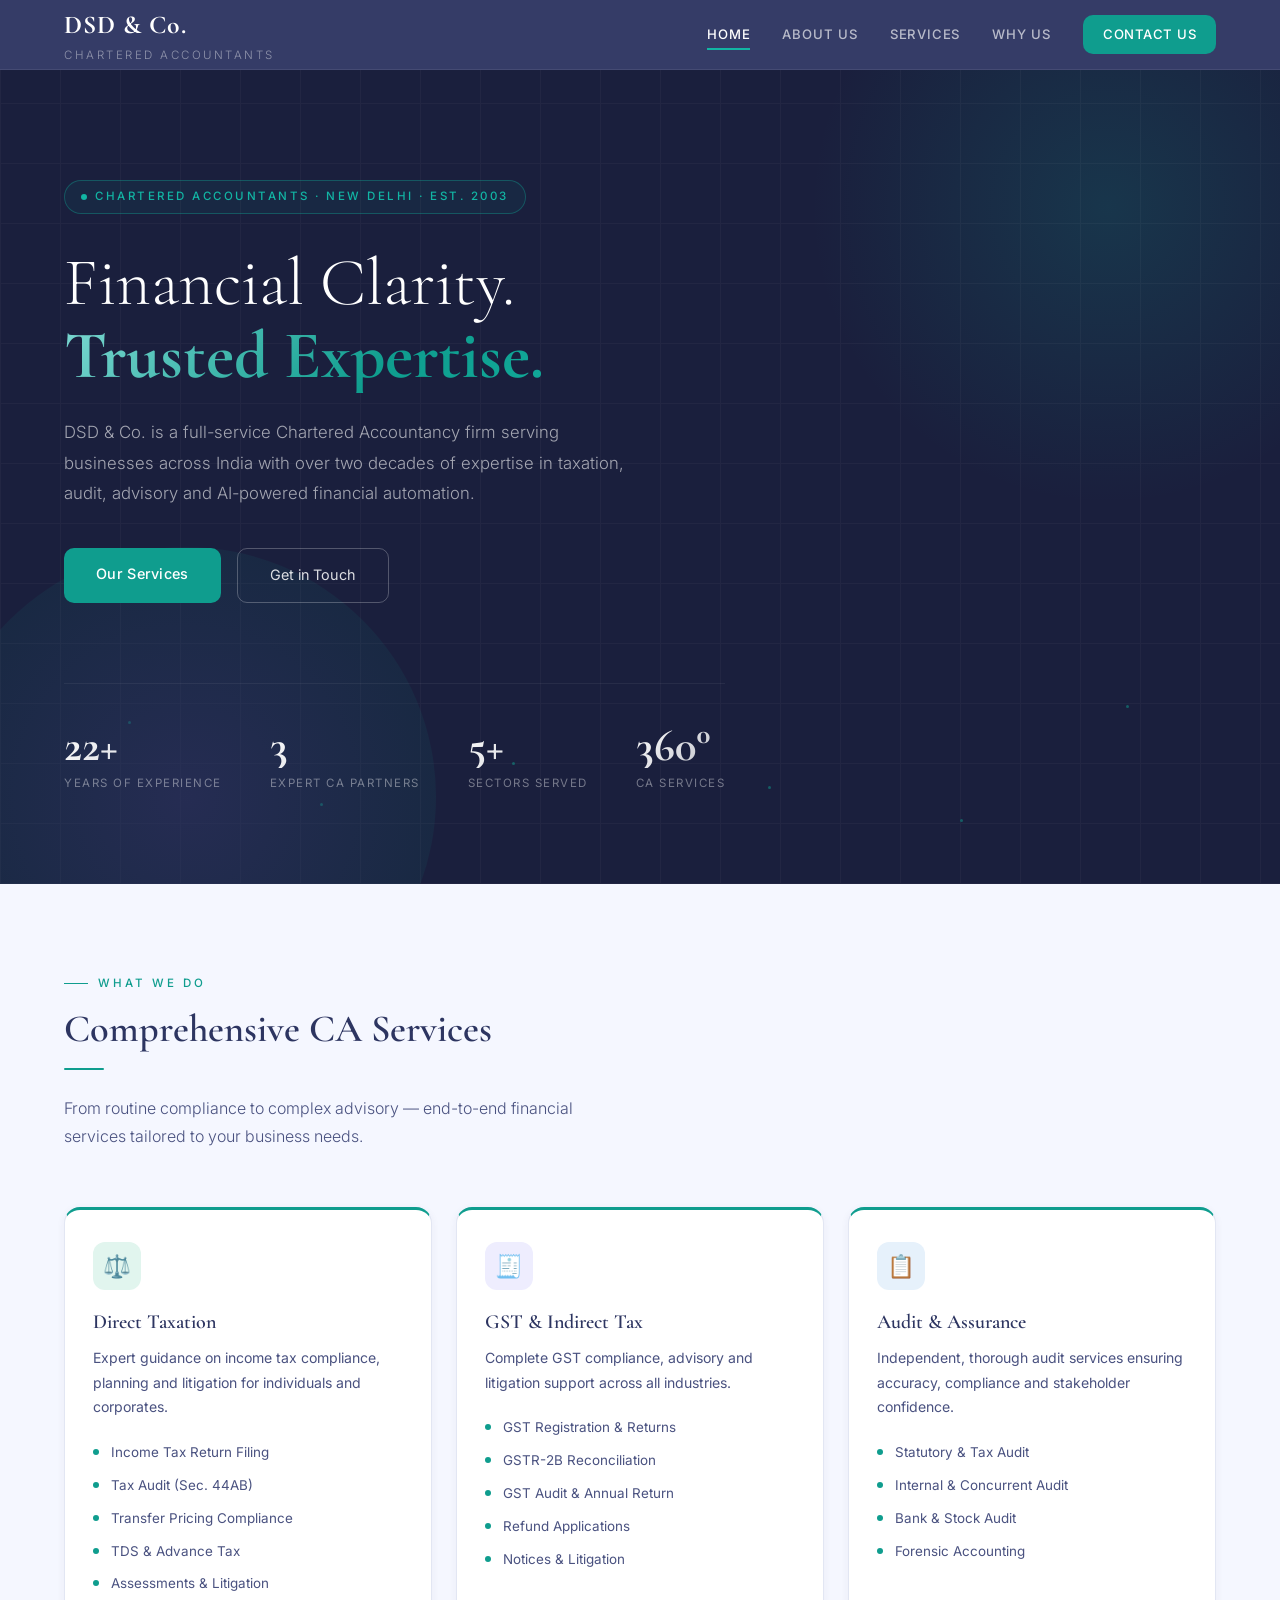
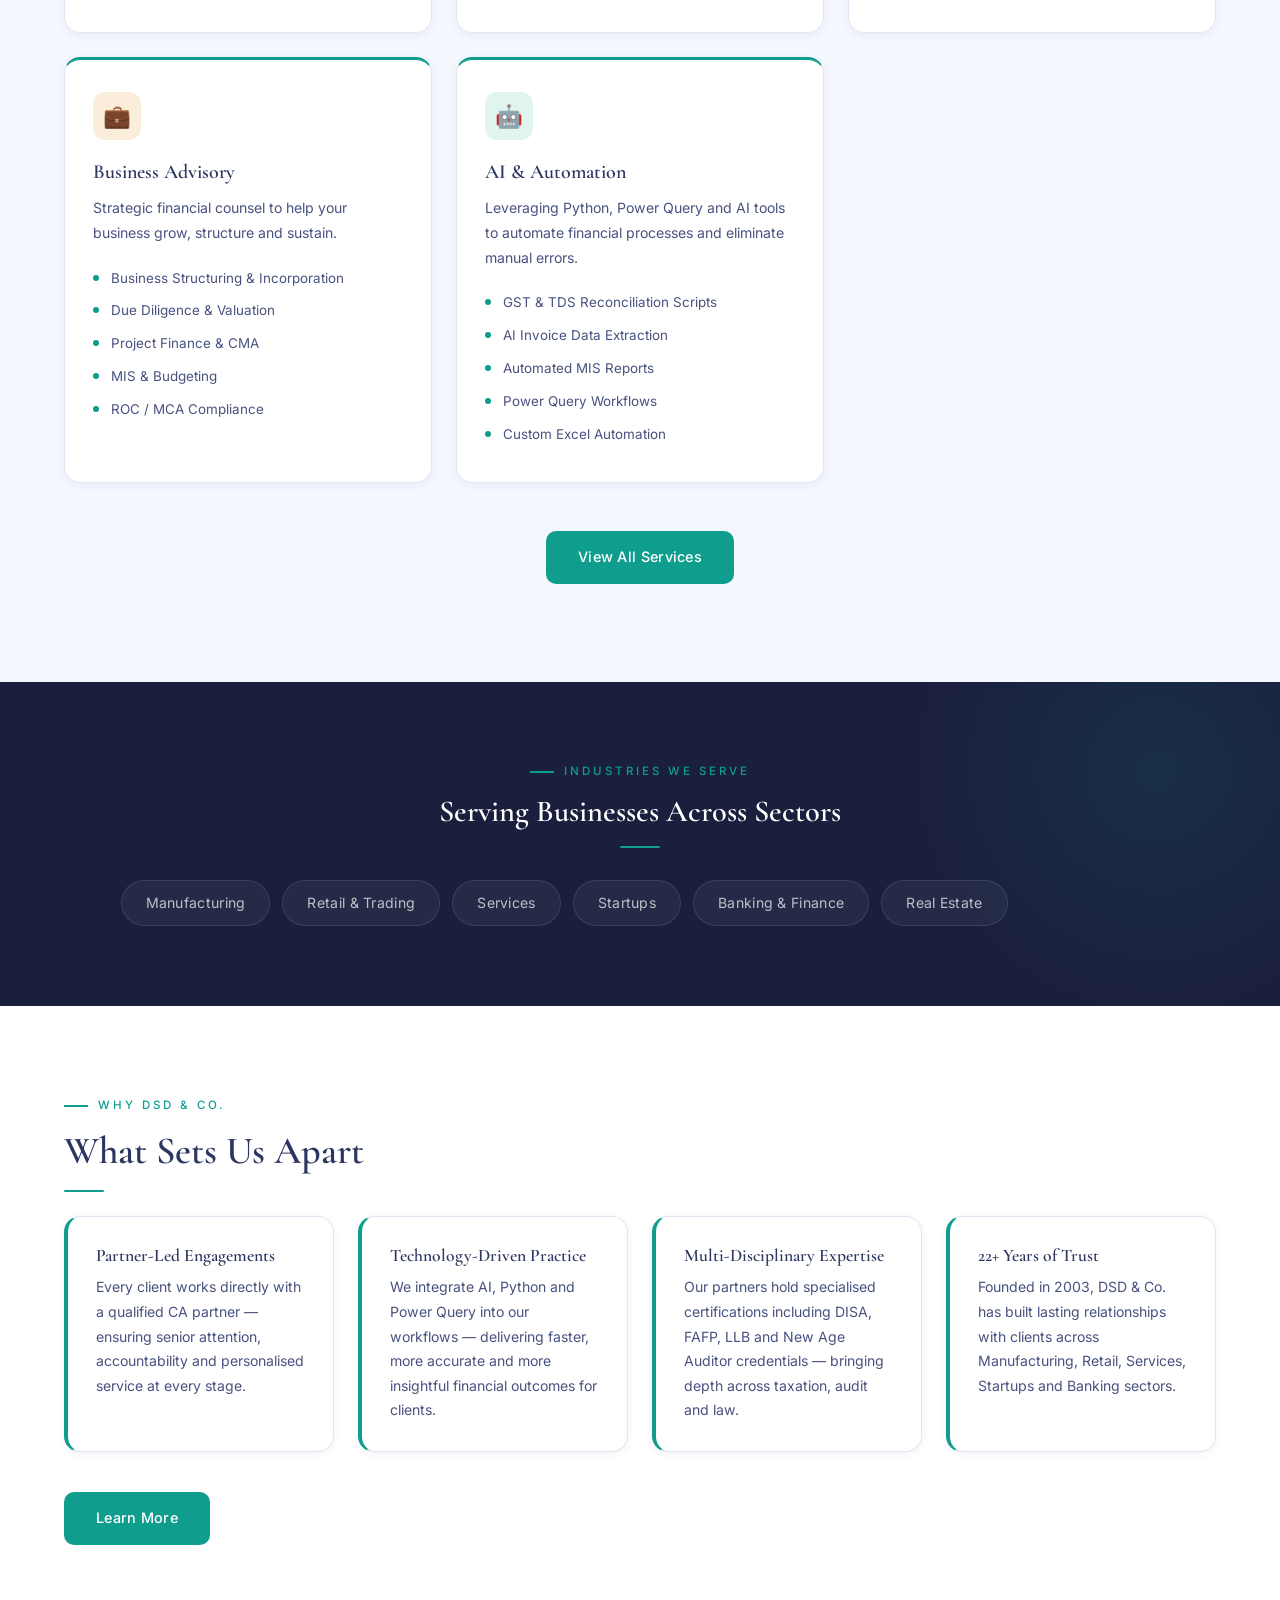
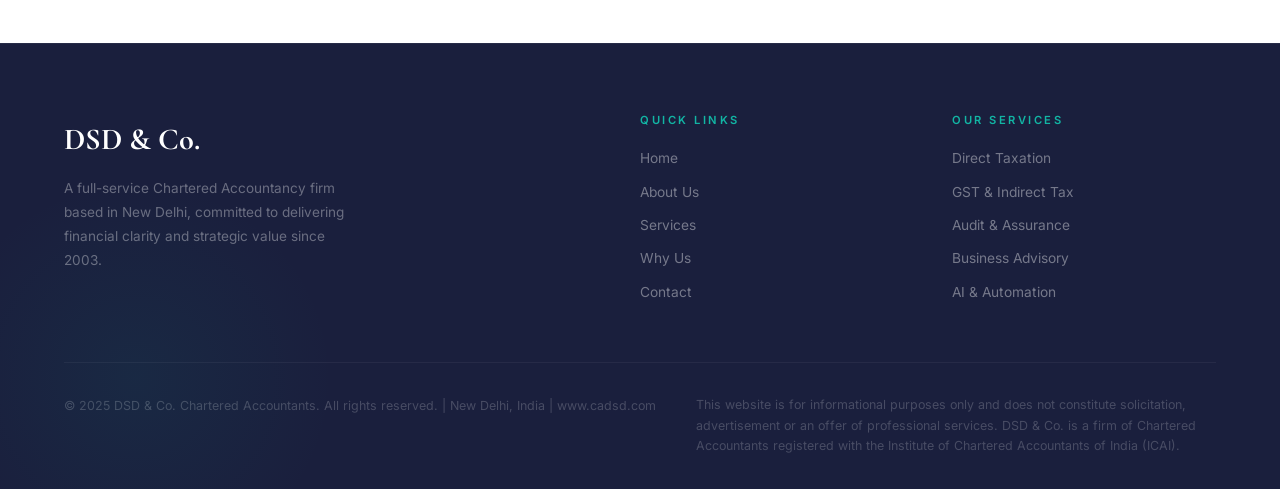
<file: index.html>
<!DOCTYPE html>
<html lang="en">
<head>
  <meta charset="UTF-8" />
  <meta name="viewport" content="width=device-width, initial-scale=1.0" />
  <title>DSD & Co. | Chartered Accountants | New Delhi</title>
  <meta name="description" content="DSD & Co. is a New Delhi based Chartered Accountancy firm with 22+ years of experience in taxation, audit, assurance, advisory and financial automation." />
  <link rel="stylesheet" href="css/style.css" />
</head>
<body>

<nav class="navbar">
  <div class="nav-brand">DSD & Co.<span>Chartered Accountants</span></div>
  <div class="nav-links">
    <a href="index.html" class="active">Home</a>
    <a href="about.html">About Us</a>
    <a href="services.html">Services</a>
    <a href="why-us.html">Why Us</a>
    <a href="contact.html" class="nav-cta">Contact Us</a>
  </div>
  <div class="nav-toggle"><span></span><span></span><span></span></div>
</nav>

<!-- HERO -->
<section class="hero">
  <div class="hero-grid"></div>
  <div class="particles"></div>
  <div class="hero-inner">
    <span class="hero-tag">Chartered Accountants · New Delhi · Est. 2003</span>
    <h1>Financial Clarity.<strong>Trusted Expertise.</strong></h1>
    <p class="hero-sub">DSD & Co. is a full-service Chartered Accountancy firm serving businesses across India with over two decades of expertise in taxation, audit, advisory and AI-powered financial automation.</p>
    <div class="hero-btns">
      <a href="services.html" class="btn-primary">Our Services</a>
      <a href="contact.html" class="btn-outline">Get in Touch</a>
    </div>
    <div class="hero-stats">
      <div class="hero-stat">
        <div class="hero-stat-num" data-target="22" data-suffix="+">22+</div>
        <div class="hero-stat-lbl">Years of Experience</div>
      </div>
      <div class="hero-stat">
        <div class="hero-stat-num" data-target="3">3</div>
        <div class="hero-stat-lbl">Expert CA Partners</div>
      </div>
      <div class="hero-stat">
        <div class="hero-stat-num" data-target="5" data-suffix="+">5+</div>
        <div class="hero-stat-lbl">Sectors Served</div>
      </div>
      <div class="hero-stat">
        <div class="hero-stat-num">360°</div>
        <div class="hero-stat-lbl">CA Services</div>
      </div>
    </div>
  </div>
</section>

<!-- SERVICES -->
<section style="background:var(--bg);">
  <div class="reveal">
    <span class="section-tag">What We Do</span>
    <h2 class="section-title">Comprehensive CA Services</h2>
    <div class="teal-bar"></div>
    <p class="section-sub">From routine compliance to complex advisory — end-to-end financial services tailored to your business needs.</p>
  </div>
  <div class="services-grid cascade">
    <div class="service-card">
      <div class="service-icon" style="background:#e1f5ee;">⚖️</div>
      <h3>Direct Taxation</h3>
      <p>Expert guidance on income tax compliance, planning and litigation for individuals and corporates.</p>
      <ul class="service-list">
        <li>Income Tax Return Filing</li>
        <li>Tax Audit (Sec. 44AB)</li>
        <li>Transfer Pricing Compliance</li>
        <li>TDS & Advance Tax</li>
        <li>Assessments & Litigation</li>
      </ul>
    </div>
    <div class="service-card">
      <div class="service-icon" style="background:#eeedfe;">🧾</div>
      <h3>GST & Indirect Tax</h3>
      <p>Complete GST compliance, advisory and litigation support across all industries.</p>
      <ul class="service-list">
        <li>GST Registration & Returns</li>
        <li>GSTR-2B Reconciliation</li>
        <li>GST Audit & Annual Return</li>
        <li>Refund Applications</li>
        <li>Notices & Litigation</li>
      </ul>
    </div>
    <div class="service-card">
      <div class="service-icon" style="background:#e6f1fb;">📋</div>
      <h3>Audit & Assurance</h3>
      <p>Independent, thorough audit services ensuring accuracy, compliance and stakeholder confidence.</p>
      <ul class="service-list">
        <li>Statutory & Tax Audit</li>
        <li>Internal & Concurrent Audit</li>
        <li>Bank & Stock Audit</li>
        <li>Forensic Accounting</li>
      </ul>
    </div>
    <div class="service-card">
      <div class="service-icon" style="background:#faeeda;">💼</div>
      <h3>Business Advisory</h3>
      <p>Strategic financial counsel to help your business grow, structure and sustain.</p>
      <ul class="service-list">
        <li>Business Structuring & Incorporation</li>
        <li>Due Diligence & Valuation</li>
        <li>Project Finance & CMA</li>
        <li>MIS & Budgeting</li>
        <li>ROC / MCA Compliance</li>
      </ul>
    </div>
    <div class="service-card">
      <div class="service-icon" style="background:#e1f5ee;">🤖</div>
      <h3>AI & Automation</h3>
      <p>Leveraging Python, Power Query and AI tools to automate financial processes and eliminate manual errors.</p>
      <ul class="service-list">
        <li>GST & TDS Reconciliation Scripts</li>
        <li>AI Invoice Data Extraction</li>
        <li>Automated MIS Reports</li>
        <li>Power Query Workflows</li>
        <li>Custom Excel Automation</li>
      </ul>
    </div>
  </div>
  <div style="text-align:center; margin-top:3rem;" class="reveal">
    <a href="services.html" class="btn-primary">View All Services</a>
  </div>
</section>

<!-- SECTORS -->
<div class="sectors-strip">
  <div style="text-align:center;" class="reveal">
    <span class="section-tag" style="justify-content:center;">Industries We Serve</span>
    <h2 class="section-title" style="color:#fff; font-size:1.9rem;">Serving Businesses Across Sectors</h2>
    <div class="teal-bar" style="margin:0.75rem auto 0;"></div>
  </div>
  <div class="sectors-inner cascade">
    <span class="sector-pill">Manufacturing</span>
    <span class="sector-pill">Retail & Trading</span>
    <span class="sector-pill">Services</span>
    <span class="sector-pill">Startups</span>
    <span class="sector-pill">Banking & Finance</span>
    <span class="sector-pill">Real Estate</span>
    <span class="sector-pill">Professionals</span>
  </div>
</div>

<!-- WHY US -->
<section style="background:var(--white);">
  <div class="reveal">
    <span class="section-tag">Why DSD & Co.</span>
    <h2 class="section-title">What Sets Us Apart</h2>
    <div class="teal-bar"></div>
  </div>
  <div class="why-grid cascade">
    <div class="why-card">
      <h4>Partner-Led Engagements</h4>
      <p>Every client works directly with a qualified CA partner — ensuring senior attention, accountability and personalised service at every stage.</p>
    </div>
    <div class="why-card">
      <h4>Technology-Driven Practice</h4>
      <p>We integrate AI, Python and Power Query into our workflows — delivering faster, more accurate and more insightful financial outcomes for clients.</p>
    </div>
    <div class="why-card">
      <h4>Multi-Disciplinary Expertise</h4>
      <p>Our partners hold specialised certifications including DISA, FAFP, LLB and New Age Auditor credentials — bringing depth across taxation, audit and law.</p>
    </div>
    <div class="why-card">
      <h4>22+ Years of Trust</h4>
      <p>Founded in 2003, DSD & Co. has built lasting relationships with clients across Manufacturing, Retail, Services, Startups and Banking sectors.</p>
    </div>
  </div>
  <div style="margin-top:2.5rem;" class="reveal">
    <a href="why-us.html" class="btn-primary">Learn More</a>
  </div>
</section>

<!-- FOOTER -->
<footer>
  <div class="footer-grid reveal">
    <div>
      <div class="footer-brand">DSD & Co.</div>
      <p class="footer-tagline">A full-service Chartered Accountancy firm based in New Delhi, committed to delivering financial clarity and strategic value since 2003.</p>
    </div>
    <div class="footer-col">
      <h4>Quick Links</h4>
      <a href="index.html">Home</a>
      <a href="about.html">About Us</a>
      <a href="services.html">Services</a>
      <a href="why-us.html">Why Us</a>
      <a href="contact.html">Contact</a>
    </div>
    <div class="footer-col">
      <h4>Our Services</h4>
      <a href="services.html">Direct Taxation</a>
      <a href="services.html">GST & Indirect Tax</a>
      <a href="services.html">Audit & Assurance</a>
      <a href="services.html">Business Advisory</a>
      <a href="services.html">AI & Automation</a>
    </div>
  </div>
  <div class="footer-bottom">
    <p>© 2025 DSD & Co. Chartered Accountants. All rights reserved. | New Delhi, India | www.cadsd.com</p>
    <p class="icai-note">This website is for informational purposes only and does not constitute solicitation, advertisement or an offer of professional services. DSD & Co. is a firm of Chartered Accountants registered with the Institute of Chartered Accountants of India (ICAI).</p>
  </div>
</footer>

<script src="js/main.js"></script>
</body>
</html>
</file>
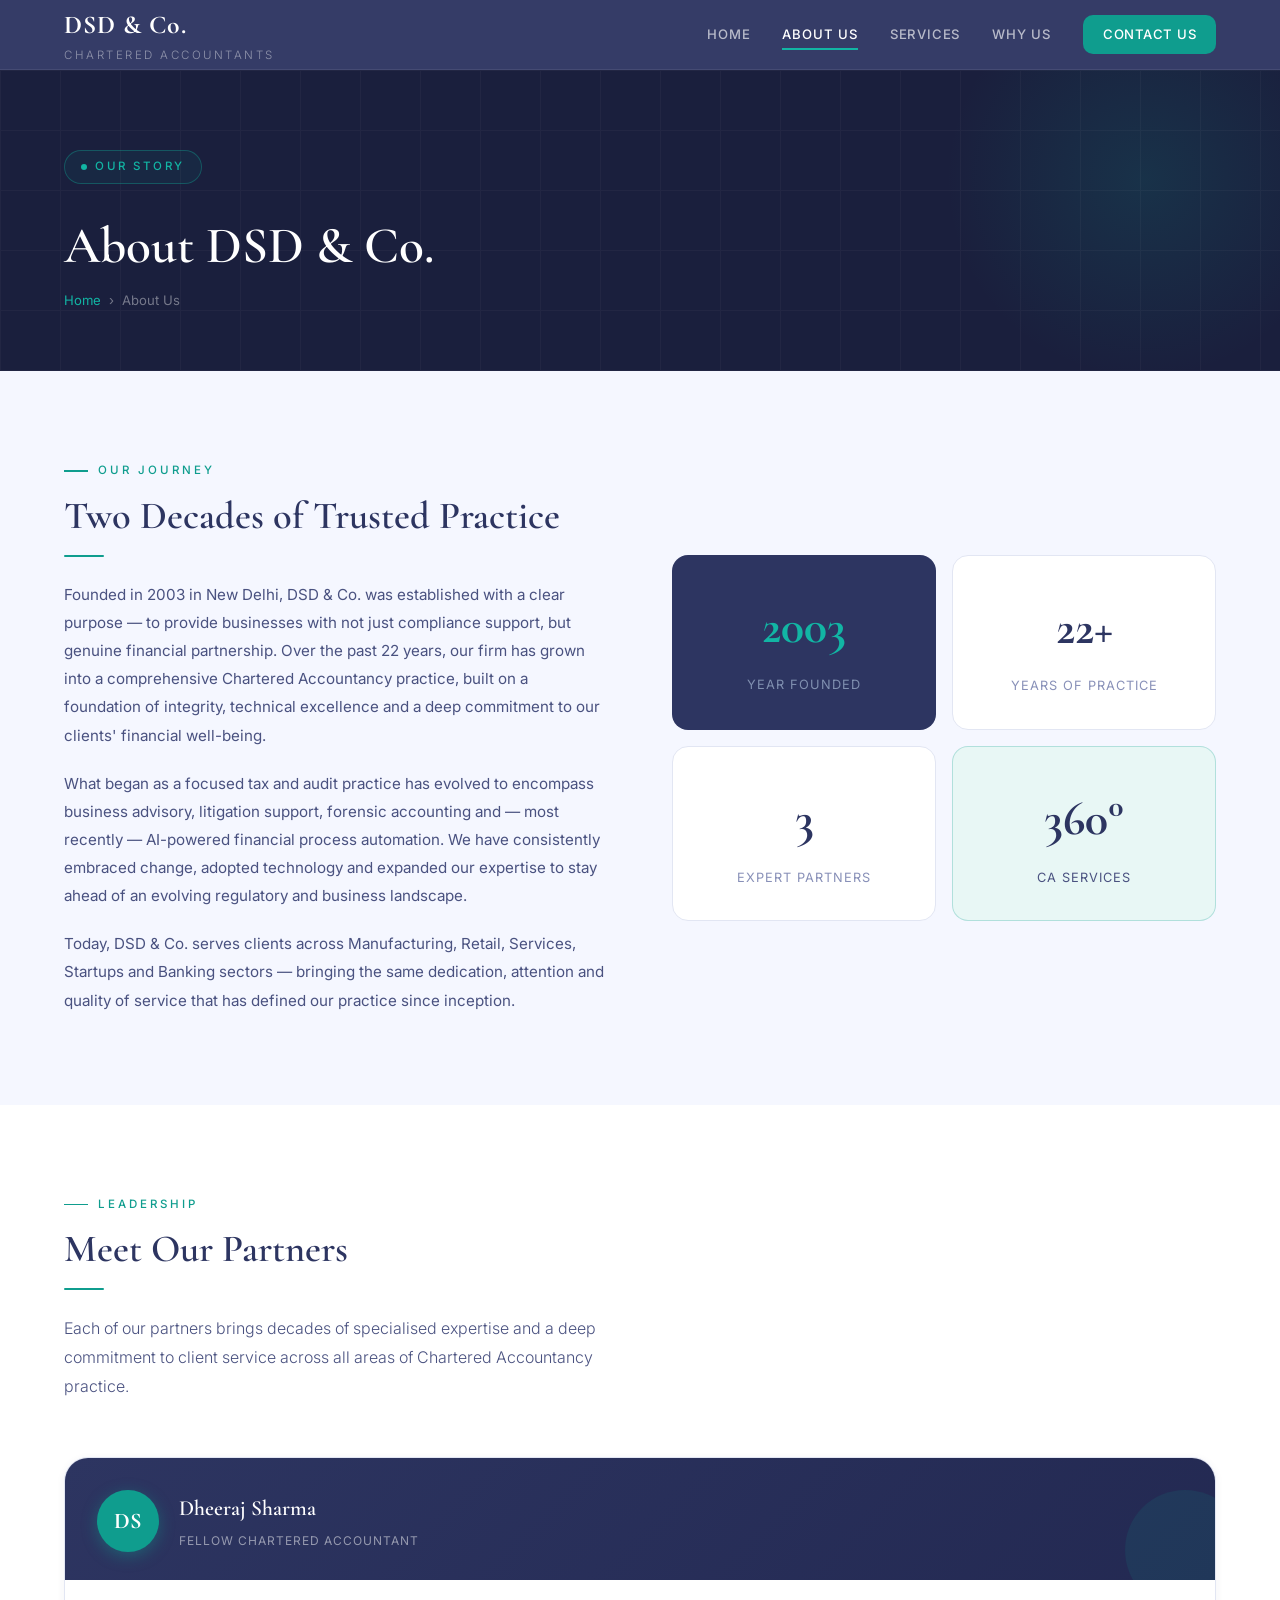
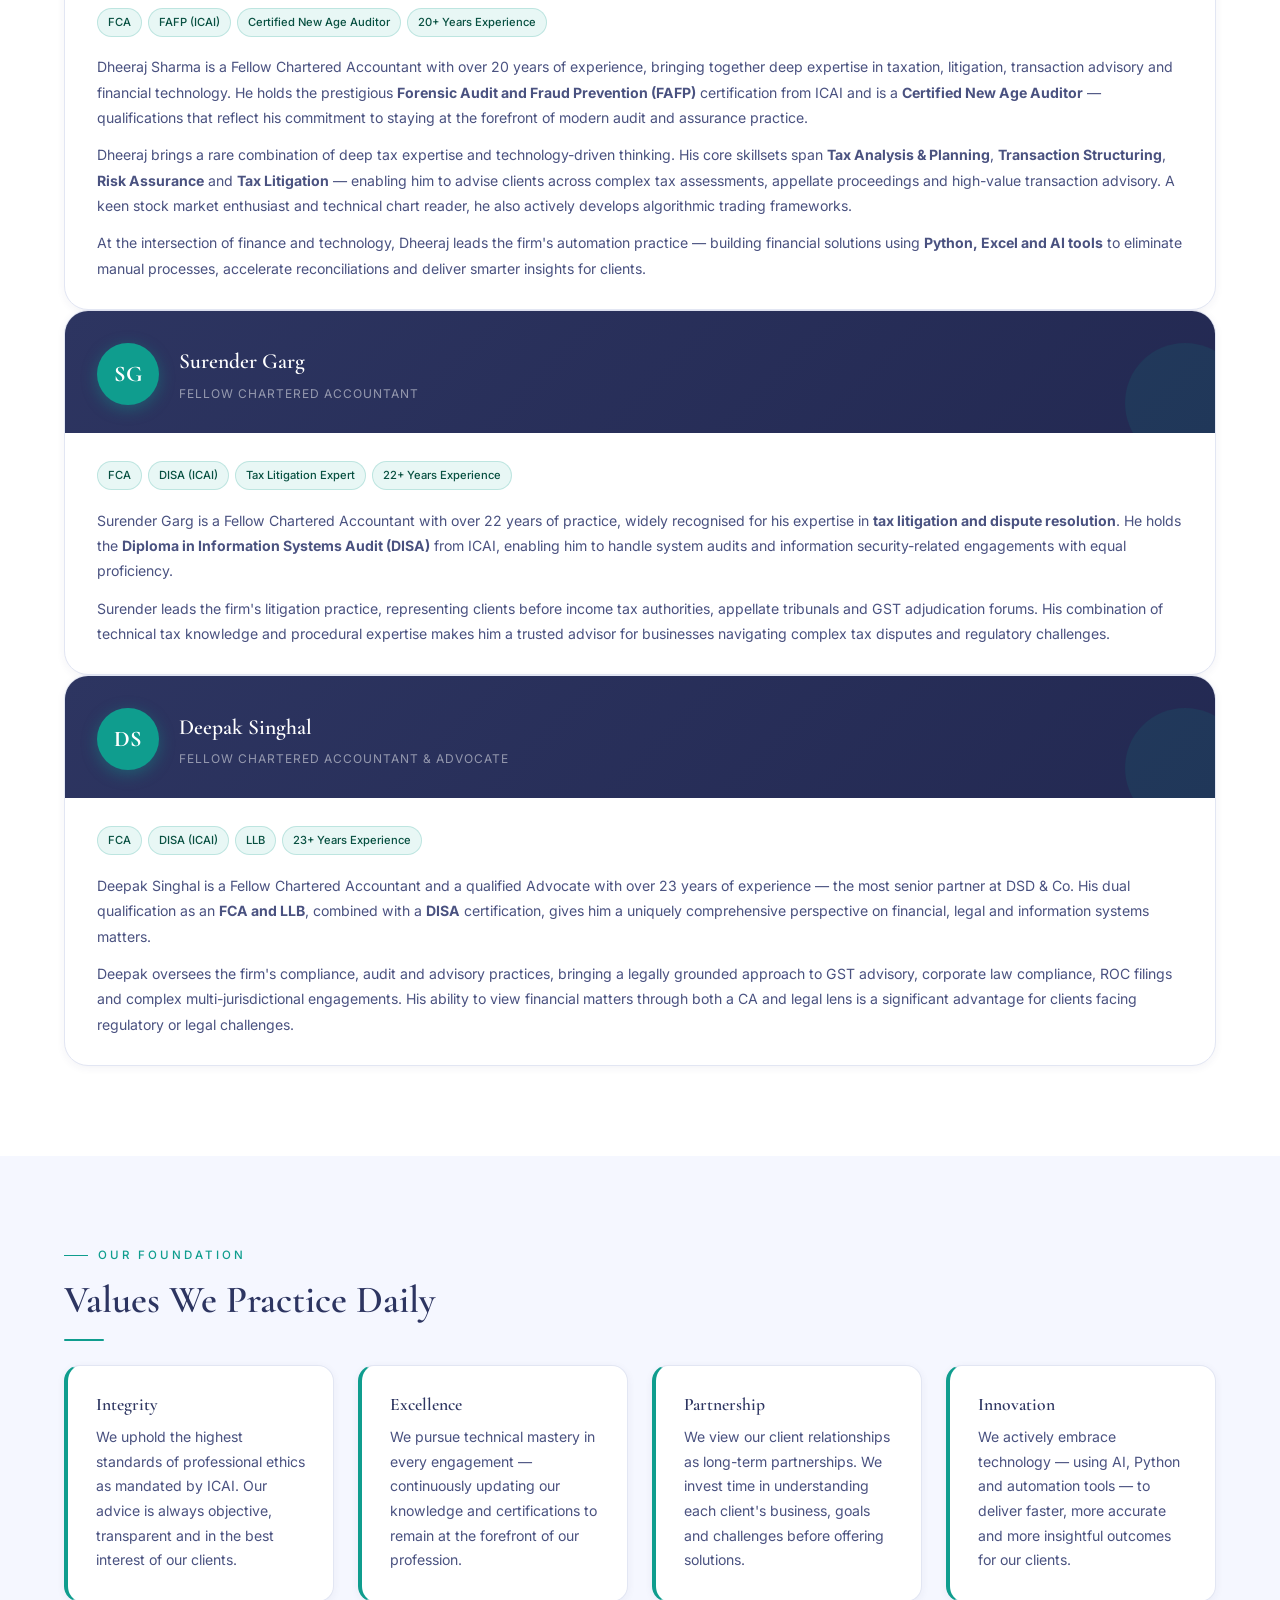
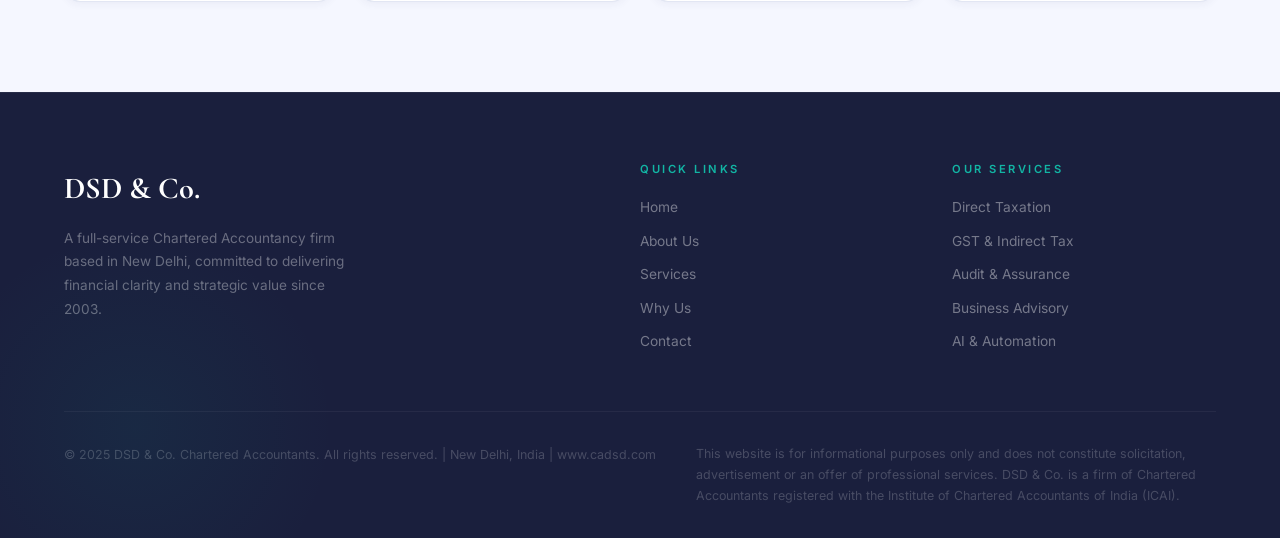
<file: about.html>
<!DOCTYPE html>
<html lang="en">
<head>
  <meta charset="UTF-8" />
  <meta name="viewport" content="width=device-width, initial-scale=1.0" />
  <title>About Us | DSD & Co. Chartered Accountants</title>
  <meta name="description" content="Learn about DSD & Co., our three expert CA partners, our firm's history since 2003 and our commitment to client excellence." />
  <link rel="stylesheet" href="css/style.css" />
</head>
<body>

<!-- NAVBAR -->
<nav class="navbar">
  <div class="nav-brand">DSD & Co.<span>Chartered Accountants</span></div>
  <div class="nav-links">
    <a href="index.html">Home</a>
    <a href="about.html" class="active">About Us</a>
    <a href="services.html">Services</a>
    <a href="why-us.html">Why Us</a>
    <a href="contact.html" class="nav-cta">Contact Us</a>
  </div>
  <div class="nav-toggle"><span></span><span></span><span></span></div>
</nav>

<!-- PAGE BANNER -->
<div class="page-banner">
  <div class="hero-grid"></div>
  <div class="page-banner-inner">
    <span class="hero-tag">Our Story</span>
    <h1>About DSD & Co.</h1>
    <p class="breadcrumb"><a href="index.html">Home</a><span>›</span>About Us</p>
  </div>
</div>

<!-- FIRM STORY -->
<section style="background: var(--bg);">
  <div style="display:grid; grid-template-columns:1fr 1fr; gap:4rem; align-items:center;">
    <div>
      <span class="section-tag">Our Journey</span>
      <h2 class="section-title">Two Decades of Trusted Practice</h2>
      <div class="teal-bar"></div>
      <p style="color:var(--txt-mid); line-height:1.85; margin-bottom:1.25rem; font-size:0.95rem;">
        Founded in 2003 in New Delhi, DSD & Co. was established with a clear purpose — to provide businesses with not just compliance support, but genuine financial partnership. Over the past 22 years, our firm has grown into a comprehensive Chartered Accountancy practice, built on a foundation of integrity, technical excellence and a deep commitment to our clients' financial well-being.
      </p>
      <p style="color:var(--txt-mid); line-height:1.85; margin-bottom:1.25rem; font-size:0.95rem;">
        What began as a focused tax and audit practice has evolved to encompass business advisory, litigation support, forensic accounting and — most recently — AI-powered financial process automation. We have consistently embraced change, adopted technology and expanded our expertise to stay ahead of an evolving regulatory and business landscape.
      </p>
      <p style="color:var(--txt-mid); line-height:1.85; font-size:0.95rem;">
        Today, DSD & Co. serves clients across Manufacturing, Retail, Services, Startups and Banking sectors — bringing the same dedication, attention and quality of service that has defined our practice since inception.
      </p>
    </div>
    <div style="display:grid; grid-template-columns:1fr 1fr; gap:1rem;">
      <div style="background:var(--navy); border-radius:var(--radius-lg); padding:2rem; text-align:center;">
        <div style="font-family:'Cormorant Garamond',serif; font-size:3rem; font-weight:700; color:var(--teal-l);">2003</div>
        <div style="font-size:0.8rem; color:#8090b0; text-transform:uppercase; letter-spacing:1px; margin-top:6px;">Year Founded</div>
      </div>
      <div style="background:var(--white); border:1px solid var(--border); border-radius:var(--radius-lg); padding:2rem; text-align:center;">
        <div style="font-family:'Cormorant Garamond',serif; font-size:3rem; font-weight:700; color:var(--navy);">22+</div>
        <div style="font-size:0.8rem; color:var(--txt-mute); text-transform:uppercase; letter-spacing:1px; margin-top:6px;">Years of Practice</div>
      </div>
      <div style="background:var(--white); border:1px solid var(--border); border-radius:var(--radius-lg); padding:2rem; text-align:center;">
        <div style="font-family:'Cormorant Garamond',serif; font-size:3rem; font-weight:700; color:var(--navy);">3</div>
        <div style="font-size:0.8rem; color:var(--txt-mute); text-transform:uppercase; letter-spacing:1px; margin-top:6px;">Expert Partners</div>
      </div>
      <div style="background:var(--teal-pale); border:1px solid rgba(15,157,142,0.25); border-radius:var(--radius-lg); padding:2rem; text-align:center;">
        <div style="font-family:'Cormorant Garamond',serif; font-size:3rem; font-weight:700; color:var(--navy);">360°</div>
        <div style="font-size:0.8rem; color:var(--txt-mid); text-transform:uppercase; letter-spacing:1px; margin-top:6px;">CA Services</div>
      </div>
    </div>
  </div>
</section>

<!-- PARTNERS -->
<section style="background:var(--white);">
  <span class="section-tag">Leadership</span>
  <h2 class="section-title">Meet Our Partners</h2>
  <div class="teal-bar"></div>
  <p class="section-sub">Each of our partners brings decades of specialised expertise and a deep commitment to client service across all areas of Chartered Accountancy practice.</p>
  <div class="partners-grid">

    <!-- Partner 1: Dheeraj Sharma -->
    <div class="partner-card">
      <div class="partner-header">
        <div class="partner-avatar">DS</div>
        <div>
          <div class="partner-name">Dheeraj Sharma</div>
          <div class="partner-title">Fellow Chartered Accountant</div>
        </div>
      </div>
      <div class="partner-body">
        <div class="partner-quals">
          <span class="qual-badge">FCA</span>
          <span class="qual-badge">FAFP (ICAI)</span>
          <span class="qual-badge">Certified New Age Auditor</span>
          <span class="qual-badge">20+ Years Experience</span>
        </div>
        <p>
          Dheeraj Sharma is a Fellow Chartered Accountant with over 20 years of experience, bringing together deep expertise in taxation, litigation, transaction advisory and financial technology. He holds the prestigious <strong>Forensic Audit and Fraud Prevention (FAFP)</strong> certification from ICAI and is a <strong>Certified New Age Auditor</strong> — qualifications that reflect his commitment to staying at the forefront of modern audit and assurance practice.
        </p>
        <p style="margin-top:0.75rem;">
          Dheeraj brings a rare combination of deep tax expertise and technology-driven thinking. His core skillsets span <strong>Tax Analysis & Planning</strong>, <strong>Transaction Structuring</strong>, <strong>Risk Assurance</strong> and <strong>Tax Litigation</strong> — enabling him to advise clients across complex tax assessments, appellate proceedings and high-value transaction advisory. A keen stock market enthusiast and technical chart reader, he also actively develops algorithmic trading frameworks.
        </p>
        <p style="margin-top:0.75rem;">
          At the intersection of finance and technology, Dheeraj leads the firm's automation practice — building financial solutions using <strong>Python, Excel and AI tools</strong> to eliminate manual processes, accelerate reconciliations and deliver smarter insights for clients.
        </p>
        </div>
      </div>
    </div>

    <!-- Partner 2: Surender Garg -->
    <div class="partner-card">
      <div class="partner-header">
        <div class="partner-avatar">SG</div>
        <div>
          <div class="partner-name">Surender Garg</div>
          <div class="partner-title">Fellow Chartered Accountant</div>
        </div>
      </div>
      <div class="partner-body">
        <div class="partner-quals">
          <span class="qual-badge">FCA</span>
          <span class="qual-badge">DISA (ICAI)</span>
          <span class="qual-badge">Tax Litigation Expert</span>
          <span class="qual-badge">22+ Years Experience</span>
        </div>
        <p>
          Surender Garg is a Fellow Chartered Accountant with over 22 years of practice, widely recognised for his expertise in <strong>tax litigation and dispute resolution</strong>. He holds the <strong>Diploma in Information Systems Audit (DISA)</strong> from ICAI, enabling him to handle system audits and information security-related engagements with equal proficiency.
        </p>
        <p style="margin-top:0.75rem;">
          Surender leads the firm's litigation practice, representing clients before income tax authorities, appellate tribunals and GST adjudication forums. His combination of technical tax knowledge and procedural expertise makes him a trusted advisor for businesses navigating complex tax disputes and regulatory challenges.
        </p>
      </div>
    </div>

    <!-- Partner 3: Deepak Singhal -->
    <div class="partner-card">
      <div class="partner-header">
        <div class="partner-avatar">DS</div>
        <div>
          <div class="partner-name">Deepak Singhal</div>
          <div class="partner-title">Fellow Chartered Accountant & Advocate</div>
        </div>
      </div>
      <div class="partner-body">
        <div class="partner-quals">
          <span class="qual-badge">FCA</span>
          <span class="qual-badge">DISA (ICAI)</span>
          <span class="qual-badge">LLB</span>
          <span class="qual-badge">23+ Years Experience</span>
        </div>
        <p>
          Deepak Singhal is a Fellow Chartered Accountant and a qualified Advocate with over 23 years of experience — the most senior partner at DSD & Co. His dual qualification as an <strong>FCA and LLB</strong>, combined with a <strong>DISA</strong> certification, gives him a uniquely comprehensive perspective on financial, legal and information systems matters.
        </p>
        <p style="margin-top:0.75rem;">
          Deepak oversees the firm's compliance, audit and advisory practices, bringing a legally grounded approach to GST advisory, corporate law compliance, ROC filings and complex multi-jurisdictional engagements. His ability to view financial matters through both a CA and legal lens is a significant advantage for clients facing regulatory or legal challenges.
        </p>
      </div>
    </div>
  </div>
</section>

<!-- VALUES -->
<section style="background:var(--bg);">
  <span class="section-tag">Our Foundation</span>
  <h2 class="section-title">Values We Practice Daily</h2>
  <div class="teal-bar"></div>
  <div class="why-grid">
    <div class="why-card">
      <h4>Integrity</h4>
      <p>We uphold the highest standards of professional ethics as mandated by ICAI. Our advice is always objective, transparent and in the best interest of our clients.</p>
    </div>
    <div class="why-card">
      <h4>Excellence</h4>
      <p>We pursue technical mastery in every engagement — continuously updating our knowledge and certifications to remain at the forefront of our profession.</p>
    </div>
    <div class="why-card">
      <h4>Partnership</h4>
      <p>We view our client relationships as long-term partnerships. We invest time in understanding each client's business, goals and challenges before offering solutions.</p>
    </div>
    <div class="why-card">
      <h4>Innovation</h4>
      <p>We actively embrace technology — using AI, Python and automation tools — to deliver faster, more accurate and more insightful outcomes for our clients.</p>
    </div>
  </div>
</section>

<!-- FOOTER -->
<footer>
  <div class="footer-grid">
    <div>
      <div class="footer-brand">DSD & Co.</div>
      <p class="footer-tagline">A full-service Chartered Accountancy firm based in New Delhi, committed to delivering financial clarity and strategic value since 2003.</p>
    </div>
    <div class="footer-col">
      <h4>Quick Links</h4>
      <a href="index.html">Home</a>
      <a href="about.html">About Us</a>
      <a href="services.html">Services</a>
      <a href="why-us.html">Why Us</a>
      <a href="contact.html">Contact</a>
    </div>
    <div class="footer-col">
      <h4>Our Services</h4>
      <a href="services.html">Direct Taxation</a>
      <a href="services.html">GST & Indirect Tax</a>
      <a href="services.html">Audit & Assurance</a>
      <a href="services.html">Business Advisory</a>
      <a href="services.html">AI & Automation</a>
    </div>
  </div>
  <div class="footer-bottom">
    <p>© 2025 DSD & Co. Chartered Accountants. All rights reserved. | New Delhi, India | www.cadsd.com</p>
    <p class="icai-note">This website is for informational purposes only and does not constitute solicitation, advertisement or an offer of professional services. DSD & Co. is a firm of Chartered Accountants registered with the Institute of Chartered Accountants of India (ICAI).</p>
  </div>
</footer>

<script src="js/main.js"></script>
</body>
</html>
</file>
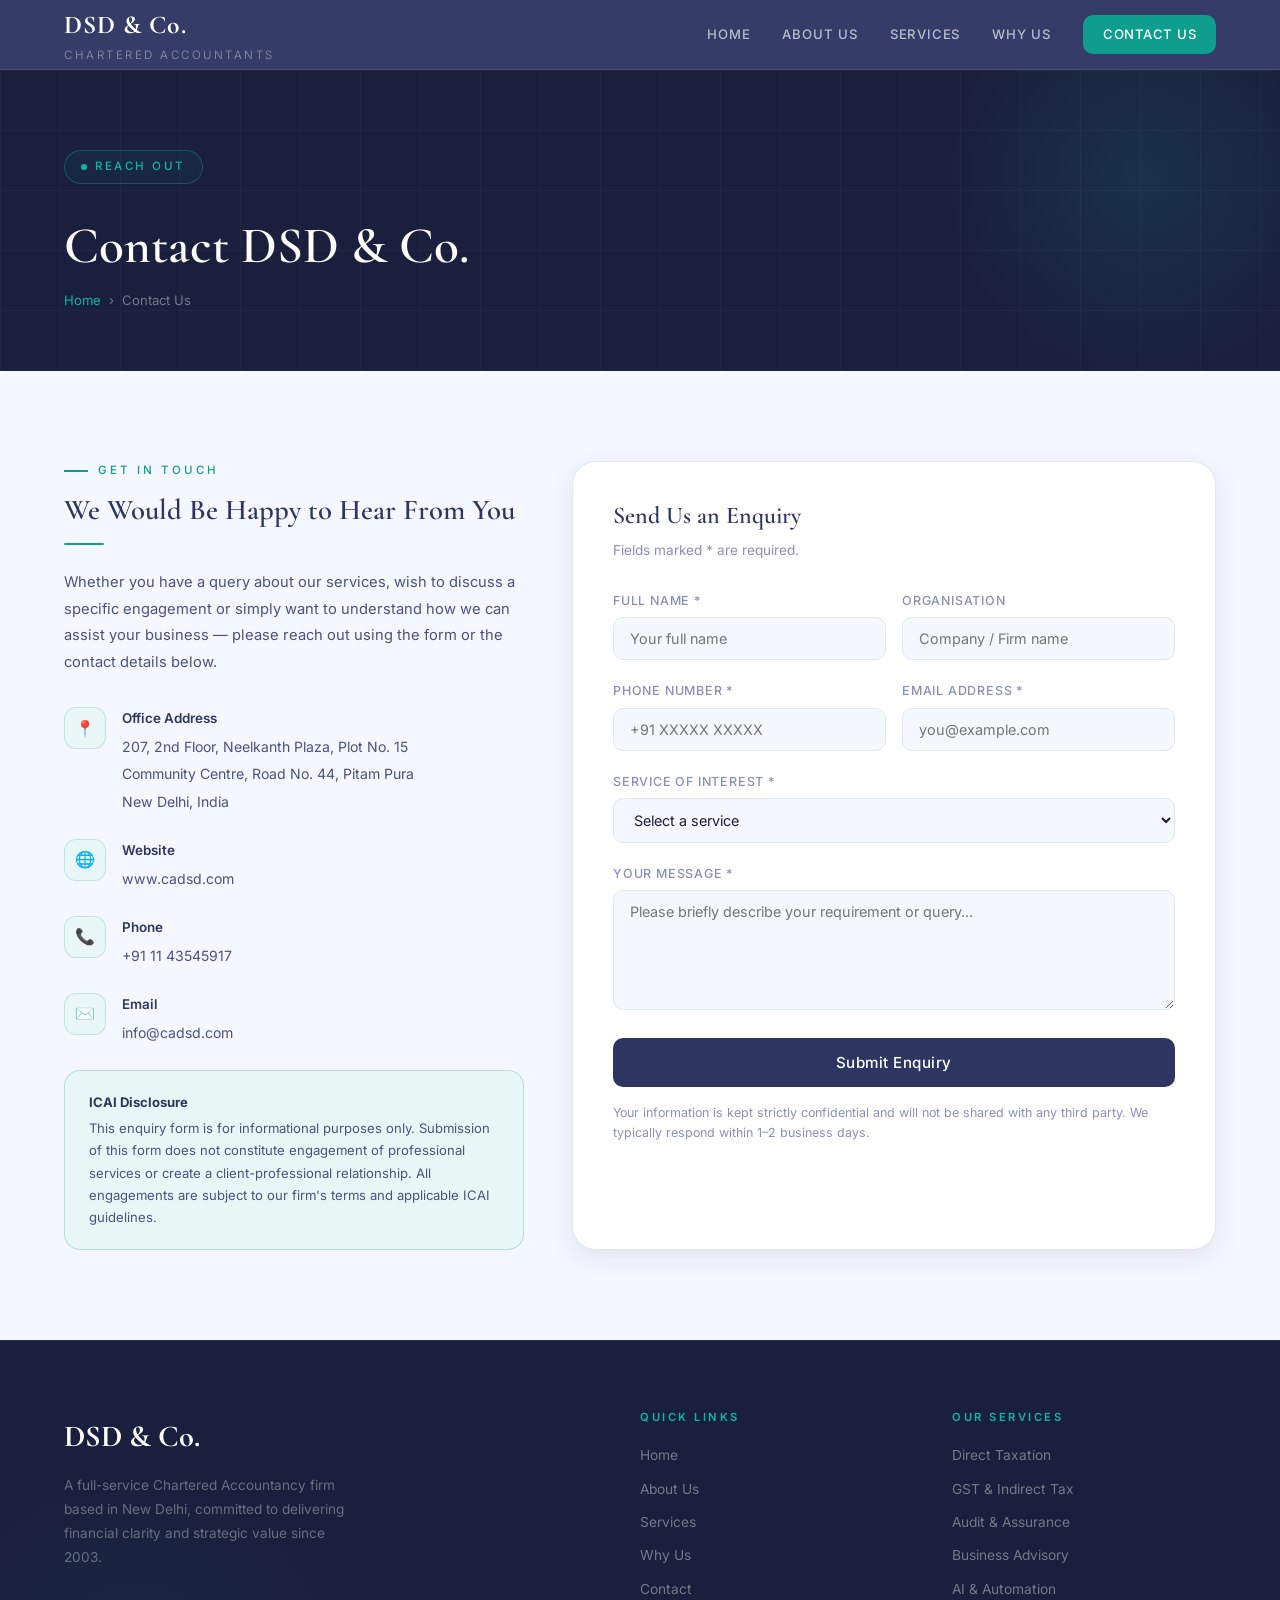
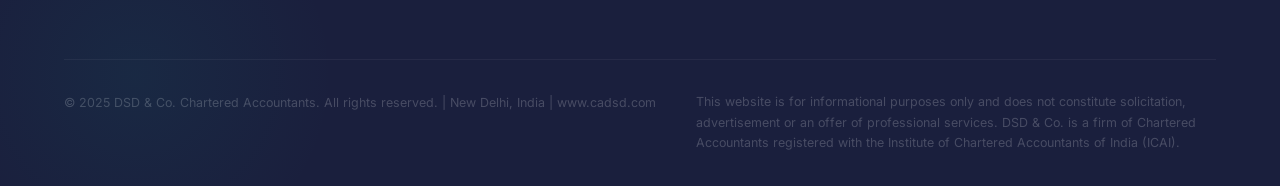
<file: contact.html>
<!DOCTYPE html>
<html lang="en">
<head>
  <meta charset="UTF-8" />
  <meta name="viewport" content="width=device-width, initial-scale=1.0" />
  <title>Contact Us | DSD & Co. Chartered Accountants</title>
  <meta name="description" content="Get in touch with DSD & Co. Chartered Accountants in New Delhi for taxation, audit, advisory and financial automation services." />
  <link rel="stylesheet" href="css/style.css" />
</head>
<body>

<nav class="navbar">
  <div class="nav-brand">DSD & Co.<span>Chartered Accountants</span></div>
  <div class="nav-links">
    <a href="index.html">Home</a>
    <a href="about.html">About Us</a>
    <a href="services.html">Services</a>
    <a href="why-us.html">Why Us</a>
    <a href="contact.html" class="active nav-cta">Contact Us</a>
  </div>
  <div class="nav-toggle"><span></span><span></span><span></span></div>
</nav>

<div class="page-banner">
  <div class="hero-grid"></div>
  <div class="page-banner-inner">
    <span class="hero-tag">Reach Out</span>
    <h1>Contact DSD & Co.</h1>
    <p class="breadcrumb"><a href="index.html">Home</a><span>›</span>Contact Us</p>
  </div>
</div>

<section style="background:var(--bg);">
  <div class="contact-grid">

    <!-- Contact Info -->
    <div class="contact-info">
      <span class="section-tag">Get in Touch</span>
      <h3 class="section-title" style="font-size:1.8rem;">We Would Be Happy to Hear From You</h3>
      <div class="teal-bar"></div>
      <p style="color:var(--txt-mid);font-size:0.92rem;line-height:1.8;margin-bottom:2rem;">
        Whether you have a query about our services, wish to discuss a specific engagement or simply want to understand how we can assist your business — please reach out using the form or the contact details below.
      </p>

      <div class="contact-item">
        <div class="contact-icon">📍</div>
        <div class="contact-item-text">
          <strong>Office Address</strong>
          <span>207, 2nd Floor, Neelkanth Plaza, Plot No. 15<br>Community Centre, Road No. 44, Pitam Pura<br>New Delhi, India</span>
        </div>
      </div>

      <div class="contact-item">
        <div class="contact-icon">🌐</div>
        <div class="contact-item-text">
          <strong>Website</strong>
          <span>www.cadsd.com</span>
        </div>
      </div>

      <div class="contact-item">
        <div class="contact-icon">📞</div>
        <div class="contact-item-text">
          <strong>Phone</strong>
          <span>+91 11 43545917</span>
        </div>
      </div>

      <div class="contact-item">
        <div class="contact-icon">✉️</div>
        <div class="contact-item-text">
          <strong>Email</strong>
          <span>info@cadsd.com</span>
        </div>
      </div>

      <div style="background:var(--teal-pale);border:1px solid rgba(15,157,142,0.25);border-radius:var(--radius-lg);padding:1.25rem 1.5rem;margin-top:1rem;">
        <p style="font-size:0.82rem;color:var(--txt-mid);line-height:1.7;">
          <strong style="color:var(--navy);display:block;margin-bottom:4px;">ICAI Disclosure</strong>
          This enquiry form is for informational purposes only. Submission of this form does not constitute engagement of professional services or create a client-professional relationship. All engagements are subject to our firm's terms and applicable ICAI guidelines.
        </p>
      </div>
    </div>

    <!-- Contact Form -->
    <div class="contact-form">
      <h3 style="font-family:'Cormorant Garamond',serif;font-size:1.5rem;color:var(--navy);margin-bottom:0.5rem;">Send Us an Enquiry</h3>
      <p style="font-size:0.85rem;color:var(--txt-mute);margin-bottom:1.75rem;">Fields marked * are required.</p>

      <!-- Success Message (hidden by default) -->
      <div id="successMsg" style="display:none; background:#e8f7f5; border:1px solid rgba(15,157,142,0.3); border-radius:var(--radius-lg); padding:1.5rem; text-align:center; margin-bottom:1rem;">
        <div style="font-size:2rem; margin-bottom:0.5rem;">✅</div>
        <div style="font-weight:600; color:#085041; font-size:1rem; margin-bottom:0.25rem;">Enquiry Submitted Successfully!</div>
        <div style="font-size:0.85rem; color:#0f6e56;">Thank you for reaching out. We will respond within 1–2 business days.</div>
      </div>

      <form id="contactForm" action="https://api.web3forms.com/submit" method="POST">

        <!-- Web3Forms Access Key -->
        <input type="hidden" name="access_key" value="ce2379a3-1a92-4510-821a-9a8179ef8c7c" />

        <!-- Email Subject Line -->
        <input type="hidden" name="subject" value="New Enquiry — DSD & Co. Website" />

        <!-- Redirect OFF — stay on same page -->
        <input type="hidden" name="redirect" value="false" />

        <!-- Honeypot spam protection -->
        <input type="checkbox" name="botcheck" style="display:none;" />

        <div class="form-row">
          <div class="form-group">
            <label>Full Name *</label>
            <input type="text" name="Full Name" placeholder="Your full name" required />
          </div>
          <div class="form-group">
            <label>Organisation</label>
            <input type="text" name="Organisation" placeholder="Company / Firm name" />
          </div>
        </div>

        <div class="form-row">
          <div class="form-group">
            <label>Phone Number *</label>
            <input type="tel" name="Phone Number" placeholder="+91 XXXXX XXXXX" required />
          </div>
          <div class="form-group">
            <label>Email Address *</label>
            <input type="email" name="email" placeholder="you@example.com" required />
          </div>
        </div>

        <div class="form-group">
          <label>Service of Interest *</label>
          <select name="Service of Interest" required>
            <option value="" disabled selected>Select a service</option>
            <option>Direct Taxation (Income Tax / TDS / Transfer Pricing)</option>
            <option>GST & Indirect Taxation</option>
            <option>Audit & Assurance</option>
            <option>Business & Financial Advisory</option>
            <option>AI & Financial Process Automation</option>
            <option>Tax Litigation & Representation</option>
            <option>Forensic Audit & Investigation</option>
            <option>Other / General Enquiry</option>
          </select>
        </div>

        <div class="form-group">
          <label>Your Message *</label>
          <textarea name="Message" placeholder="Please briefly describe your requirement or query..." required></textarea>
        </div>

        <button type="submit" class="btn-submit" id="submitBtn"><span>Submit Enquiry</span></button>
        <p class="form-note" style="margin-top:1rem;">
          Your information is kept strictly confidential and will not be shared with any third party. We typically respond within 1–2 business days.
        </p>
      </form>

      <script>
        const form = document.getElementById('contactForm');
        const btn  = document.getElementById('submitBtn');
        const successMsg = document.getElementById('successMsg');
        form.addEventListener('submit', async function(e) {
          e.preventDefault();
          btn.innerHTML = '<span>Sending...</span>';
          btn.disabled = true;
          const data = new FormData(form);
          const res  = await fetch('https://api.web3forms.com/submit', { method:'POST', body: data });
          const json = await res.json();
          if (json.success) {
            form.reset();
            successMsg.style.display = 'block';
            btn.innerHTML = '<span>Submit Enquiry</span>';
            btn.disabled = false;
            successMsg.scrollIntoView({ behavior:'smooth', block:'center' });
          } else {
            btn.innerHTML = '<span>Error — Please Try Again</span>';
            btn.style.background = '#a32d2d';
            setTimeout(() => {
              btn.innerHTML = '<span>Submit Enquiry</span>';
              btn.style.background = '';
              btn.disabled = false;
            }, 3000);
          }
        });
      </script>
    </div>
  </div>
</section>

<footer>
  <div class="footer-grid">
    <div>
      <div class="footer-brand">DSD & Co.</div>
      <p class="footer-tagline">A full-service Chartered Accountancy firm based in New Delhi, committed to delivering financial clarity and strategic value since 2003.</p>
    </div>
    <div class="footer-col">
      <h4>Quick Links</h4>
      <a href="index.html">Home</a><a href="about.html">About Us</a>
      <a href="services.html">Services</a><a href="why-us.html">Why Us</a><a href="contact.html">Contact</a>
    </div>
    <div class="footer-col">
      <h4>Our Services</h4>
      <a href="services.html">Direct Taxation</a><a href="services.html">GST & Indirect Tax</a>
      <a href="services.html">Audit & Assurance</a><a href="services.html">Business Advisory</a><a href="services.html">AI & Automation</a>
    </div>
  </div>
  <div class="footer-bottom">
    <p>© 2025 DSD & Co. Chartered Accountants. All rights reserved. | New Delhi, India | www.cadsd.com</p>
    <p class="icai-note">This website is for informational purposes only and does not constitute solicitation, advertisement or an offer of professional services. DSD & Co. is a firm of Chartered Accountants registered with the Institute of Chartered Accountants of India (ICAI).</p>
  </div>
</footer>
<script src="js/main.js"></script>
</body>
</html>
</file>
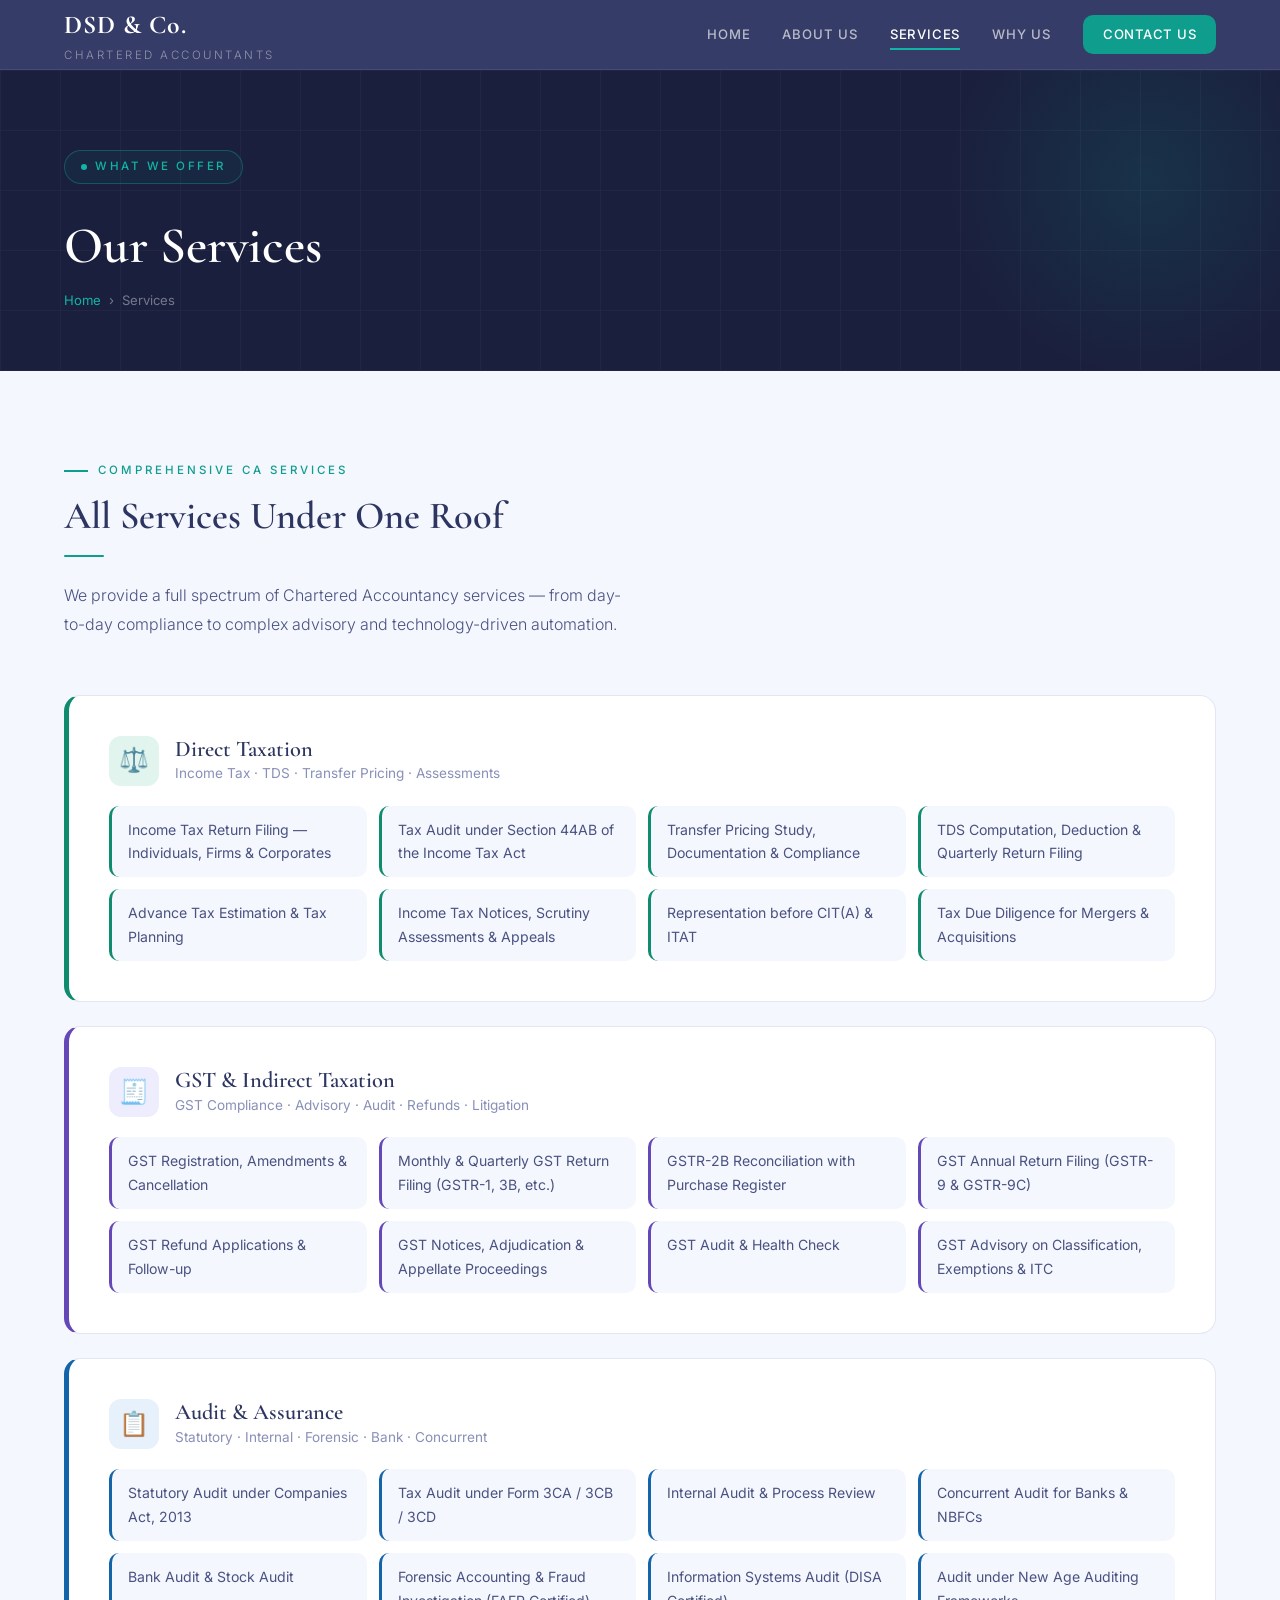
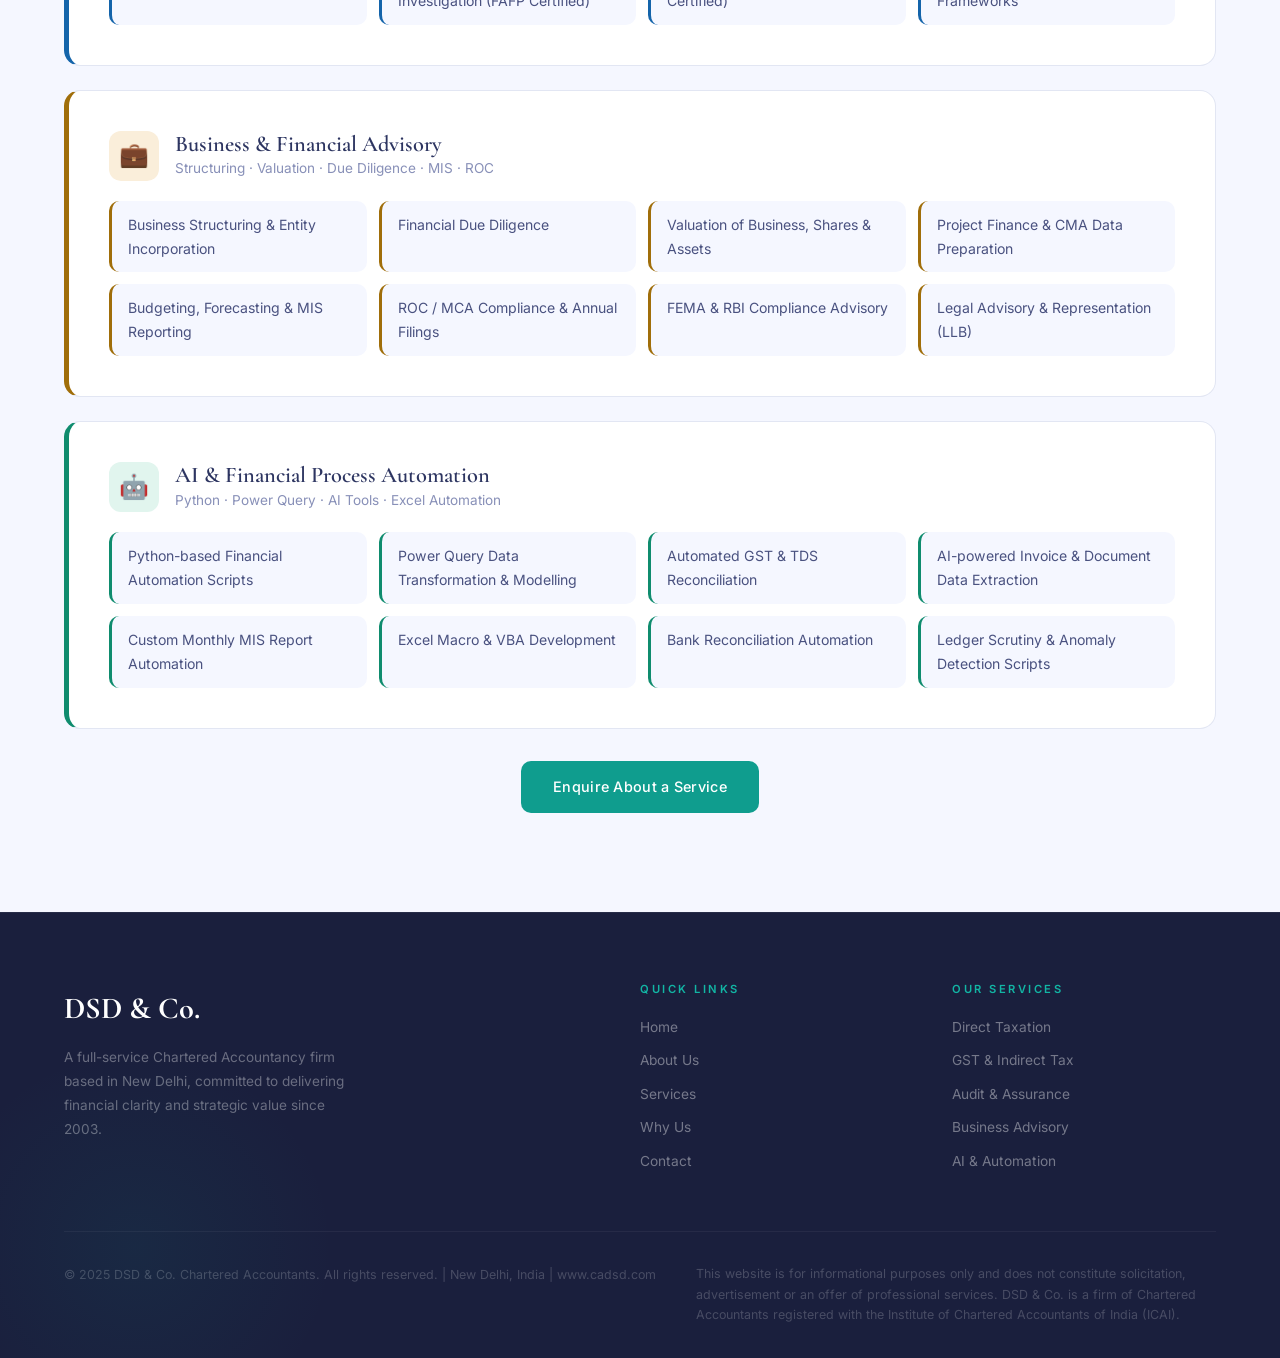
<file: services.html>
<!DOCTYPE html>
<html lang="en">
<head>
  <meta charset="UTF-8" />
  <meta name="viewport" content="width=device-width, initial-scale=1.0" />
  <title>Services | DSD & Co. Chartered Accountants</title>
  <meta name="description" content="DSD & Co. offers a comprehensive range of CA services including direct tax, GST, audit, business advisory and AI-powered financial automation." />
  <link rel="stylesheet" href="css/style.css" />
</head>
<body>

<nav class="navbar">
  <div class="nav-brand">DSD & Co.<span>Chartered Accountants</span></div>
  <div class="nav-links">
    <a href="index.html">Home</a>
    <a href="about.html">About Us</a>
    <a href="services.html" class="active">Services</a>
    <a href="why-us.html">Why Us</a>
    <a href="contact.html" class="nav-cta">Contact Us</a>
  </div>
  <div class="nav-toggle"><span></span><span></span><span></span></div>
</nav>

<div class="page-banner">
  <div class="hero-grid"></div>
  <div class="page-banner-inner">
    <span class="hero-tag">What We Offer</span>
    <h1>Our Services</h1>
    <p class="breadcrumb"><a href="index.html">Home</a><span>›</span>Services</p>
  </div>
</div>

<!-- SERVICE BLOCKS -->
<section style="background:var(--bg);">
  <span class="section-tag">Comprehensive CA Services</span>
  <h2 class="section-title">All Services Under One Roof</h2>
  <div class="teal-bar"></div>
  <p class="section-sub">We provide a full spectrum of Chartered Accountancy services — from day-to-day compliance to complex advisory and technology-driven automation.</p>

  <!-- Direct Tax -->
  <div style="background:var(--white); border:1px solid var(--border); border-radius:var(--radius-lg); padding:2.5rem; margin-bottom:1.5rem; border-left:5px solid #0f8c6e; box-shadow:0 2px 12px var(--shadow);">
    <div style="display:flex; align-items:center; gap:1rem; margin-bottom:1.25rem;">
      <div style="width:50px;height:50px;background:#e1f5ee;border-radius:12px;display:flex;align-items:center;justify-content:center;font-size:1.5rem;">⚖️</div>
      <div>
        <h3 style="font-size:1.4rem;">Direct Taxation</h3>
        <p style="font-size:0.85rem;color:var(--txt-mute);margin:0;">Income Tax · TDS · Transfer Pricing · Assessments</p>
      </div>
    </div>
    <div style="display:grid;grid-template-columns:repeat(auto-fit,minmax(240px,1fr));gap:0.75rem;">
      <div style="padding:0.75rem 1rem;background:var(--bg);border-radius:var(--radius);font-size:0.88rem;color:var(--txt-mid);border-left:3px solid #0f8c6e;">Income Tax Return Filing — Individuals, Firms & Corporates</div>
      <div style="padding:0.75rem 1rem;background:var(--bg);border-radius:var(--radius);font-size:0.88rem;color:var(--txt-mid);border-left:3px solid #0f8c6e;">Tax Audit under Section 44AB of the Income Tax Act</div>
      <div style="padding:0.75rem 1rem;background:var(--bg);border-radius:var(--radius);font-size:0.88rem;color:var(--txt-mid);border-left:3px solid #0f8c6e;">Transfer Pricing Study, Documentation & Compliance</div>
      <div style="padding:0.75rem 1rem;background:var(--bg);border-radius:var(--radius);font-size:0.88rem;color:var(--txt-mid);border-left:3px solid #0f8c6e;">TDS Computation, Deduction & Quarterly Return Filing</div>
      <div style="padding:0.75rem 1rem;background:var(--bg);border-radius:var(--radius);font-size:0.88rem;color:var(--txt-mid);border-left:3px solid #0f8c6e;">Advance Tax Estimation & Tax Planning</div>
      <div style="padding:0.75rem 1rem;background:var(--bg);border-radius:var(--radius);font-size:0.88rem;color:var(--txt-mid);border-left:3px solid #0f8c6e;">Income Tax Notices, Scrutiny Assessments & Appeals</div>
      <div style="padding:0.75rem 1rem;background:var(--bg);border-radius:var(--radius);font-size:0.88rem;color:var(--txt-mid);border-left:3px solid #0f8c6e;">Representation before CIT(A) & ITAT</div>
      <div style="padding:0.75rem 1rem;background:var(--bg);border-radius:var(--radius);font-size:0.88rem;color:var(--txt-mid);border-left:3px solid #0f8c6e;">Tax Due Diligence for Mergers & Acquisitions</div>
    </div>
  </div>

  <!-- GST -->
  <div style="background:var(--white);border:1px solid var(--border);border-radius:var(--radius-lg);padding:2.5rem;margin-bottom:1.5rem;border-left:5px solid #6448b7;box-shadow:0 2px 12px var(--shadow);">
    <div style="display:flex;align-items:center;gap:1rem;margin-bottom:1.25rem;">
      <div style="width:50px;height:50px;background:#eeedfe;border-radius:12px;display:flex;align-items:center;justify-content:center;font-size:1.5rem;">🧾</div>
      <div>
        <h3 style="font-size:1.4rem;">GST & Indirect Taxation</h3>
        <p style="font-size:0.85rem;color:var(--txt-mute);margin:0;">GST Compliance · Advisory · Audit · Refunds · Litigation</p>
      </div>
    </div>
    <div style="display:grid;grid-template-columns:repeat(auto-fit,minmax(240px,1fr));gap:0.75rem;">
      <div style="padding:0.75rem 1rem;background:var(--bg);border-radius:var(--radius);font-size:0.88rem;color:var(--txt-mid);border-left:3px solid #6448b7;">GST Registration, Amendments & Cancellation</div>
      <div style="padding:0.75rem 1rem;background:var(--bg);border-radius:var(--radius);font-size:0.88rem;color:var(--txt-mid);border-left:3px solid #6448b7;">Monthly & Quarterly GST Return Filing (GSTR-1, 3B, etc.)</div>
      <div style="padding:0.75rem 1rem;background:var(--bg);border-radius:var(--radius);font-size:0.88rem;color:var(--txt-mid);border-left:3px solid #6448b7;">GSTR-2B Reconciliation with Purchase Register</div>
      <div style="padding:0.75rem 1rem;background:var(--bg);border-radius:var(--radius);font-size:0.88rem;color:var(--txt-mid);border-left:3px solid #6448b7;">GST Annual Return Filing (GSTR-9 & GSTR-9C)</div>
      <div style="padding:0.75rem 1rem;background:var(--bg);border-radius:var(--radius);font-size:0.88rem;color:var(--txt-mid);border-left:3px solid #6448b7;">GST Refund Applications & Follow-up</div>
      <div style="padding:0.75rem 1rem;background:var(--bg);border-radius:var(--radius);font-size:0.88rem;color:var(--txt-mid);border-left:3px solid #6448b7;">GST Notices, Adjudication & Appellate Proceedings</div>
      <div style="padding:0.75rem 1rem;background:var(--bg);border-radius:var(--radius);font-size:0.88rem;color:var(--txt-mid);border-left:3px solid #6448b7;">GST Audit & Health Check</div>
      <div style="padding:0.75rem 1rem;background:var(--bg);border-radius:var(--radius);font-size:0.88rem;color:var(--txt-mid);border-left:3px solid #6448b7;">GST Advisory on Classification, Exemptions & ITC</div>
    </div>
  </div>

  <!-- Audit -->
  <div style="background:var(--white);border:1px solid var(--border);border-radius:var(--radius-lg);padding:2.5rem;margin-bottom:1.5rem;border-left:5px solid #1464aa;box-shadow:0 2px 12px var(--shadow);">
    <div style="display:flex;align-items:center;gap:1rem;margin-bottom:1.25rem;">
      <div style="width:50px;height:50px;background:#e6f1fb;border-radius:12px;display:flex;align-items:center;justify-content:center;font-size:1.5rem;">📋</div>
      <div>
        <h3 style="font-size:1.4rem;">Audit & Assurance</h3>
        <p style="font-size:0.85rem;color:var(--txt-mute);margin:0;">Statutory · Internal · Forensic · Bank · Concurrent</p>
      </div>
    </div>
    <div style="display:grid;grid-template-columns:repeat(auto-fit,minmax(240px,1fr));gap:0.75rem;">
      <div style="padding:0.75rem 1rem;background:var(--bg);border-radius:var(--radius);font-size:0.88rem;color:var(--txt-mid);border-left:3px solid #1464aa;">Statutory Audit under Companies Act, 2013</div>
      <div style="padding:0.75rem 1rem;background:var(--bg);border-radius:var(--radius);font-size:0.88rem;color:var(--txt-mid);border-left:3px solid #1464aa;">Tax Audit under Form 3CA / 3CB / 3CD</div>
      <div style="padding:0.75rem 1rem;background:var(--bg);border-radius:var(--radius);font-size:0.88rem;color:var(--txt-mid);border-left:3px solid #1464aa;">Internal Audit & Process Review</div>
      <div style="padding:0.75rem 1rem;background:var(--bg);border-radius:var(--radius);font-size:0.88rem;color:var(--txt-mid);border-left:3px solid #1464aa;">Concurrent Audit for Banks & NBFCs</div>
      <div style="padding:0.75rem 1rem;background:var(--bg);border-radius:var(--radius);font-size:0.88rem;color:var(--txt-mid);border-left:3px solid #1464aa;">Bank Audit & Stock Audit</div>
      <div style="padding:0.75rem 1rem;background:var(--bg);border-radius:var(--radius);font-size:0.88rem;color:var(--txt-mid);border-left:3px solid #1464aa;">Forensic Accounting & Fraud Investigation (FAFP Certified)</div>
      <div style="padding:0.75rem 1rem;background:var(--bg);border-radius:var(--radius);font-size:0.88rem;color:var(--txt-mid);border-left:3px solid #1464aa;">Information Systems Audit (DISA Certified)</div>
      <div style="padding:0.75rem 1rem;background:var(--bg);border-radius:var(--radius);font-size:0.88rem;color:var(--txt-mid);border-left:3px solid #1464aa;">Audit under New Age Auditing Frameworks</div>
    </div>
  </div>

  <!-- Advisory -->
  <div style="background:var(--white);border:1px solid var(--border);border-radius:var(--radius-lg);padding:2.5rem;margin-bottom:1.5rem;border-left:5px solid #a06e0a;box-shadow:0 2px 12px var(--shadow);">
    <div style="display:flex;align-items:center;gap:1rem;margin-bottom:1.25rem;">
      <div style="width:50px;height:50px;background:#faeeda;border-radius:12px;display:flex;align-items:center;justify-content:center;font-size:1.5rem;">💼</div>
      <div>
        <h3 style="font-size:1.4rem;">Business & Financial Advisory</h3>
        <p style="font-size:0.85rem;color:var(--txt-mute);margin:0;">Structuring · Valuation · Due Diligence · MIS · ROC</p>
      </div>
    </div>
    <div style="display:grid;grid-template-columns:repeat(auto-fit,minmax(240px,1fr));gap:0.75rem;">
      <div style="padding:0.75rem 1rem;background:var(--bg);border-radius:var(--radius);font-size:0.88rem;color:var(--txt-mid);border-left:3px solid #a06e0a;">Business Structuring & Entity Incorporation</div>
      <div style="padding:0.75rem 1rem;background:var(--bg);border-radius:var(--radius);font-size:0.88rem;color:var(--txt-mid);border-left:3px solid #a06e0a;">Financial Due Diligence</div>
      <div style="padding:0.75rem 1rem;background:var(--bg);border-radius:var(--radius);font-size:0.88rem;color:var(--txt-mid);border-left:3px solid #a06e0a;">Valuation of Business, Shares & Assets</div>
      <div style="padding:0.75rem 1rem;background:var(--bg);border-radius:var(--radius);font-size:0.88rem;color:var(--txt-mid);border-left:3px solid #a06e0a;">Project Finance & CMA Data Preparation</div>
      <div style="padding:0.75rem 1rem;background:var(--bg);border-radius:var(--radius);font-size:0.88rem;color:var(--txt-mid);border-left:3px solid #a06e0a;">Budgeting, Forecasting & MIS Reporting</div>
      <div style="padding:0.75rem 1rem;background:var(--bg);border-radius:var(--radius);font-size:0.88rem;color:var(--txt-mid);border-left:3px solid #a06e0a;">ROC / MCA Compliance & Annual Filings</div>
      <div style="padding:0.75rem 1rem;background:var(--bg);border-radius:var(--radius);font-size:0.88rem;color:var(--txt-mid);border-left:3px solid #a06e0a;">FEMA & RBI Compliance Advisory</div>
      <div style="padding:0.75rem 1rem;background:var(--bg);border-radius:var(--radius);font-size:0.88rem;color:var(--txt-mid);border-left:3px solid #a06e0a;">Legal Advisory & Representation (LLB)</div>
    </div>
  </div>

  <!-- Automation -->
  <div style="background:var(--white);border:1px solid var(--border);border-radius:var(--radius-lg);padding:2.5rem;margin-bottom:1.5rem;border-left:5px solid #0f8c6e;box-shadow:0 2px 12px var(--shadow);">
    <div style="display:flex;align-items:center;gap:1rem;margin-bottom:1.25rem;">
      <div style="width:50px;height:50px;background:#e1f5ee;border-radius:12px;display:flex;align-items:center;justify-content:center;font-size:1.5rem;">🤖</div>
      <div>
        <h3 style="font-size:1.4rem;">AI & Financial Process Automation</h3>
        <p style="font-size:0.85rem;color:var(--txt-mute);margin:0;">Python · Power Query · AI Tools · Excel Automation</p>
      </div>
    </div>
    <div style="display:grid;grid-template-columns:repeat(auto-fit,minmax(240px,1fr));gap:0.75rem;">
      <div style="padding:0.75rem 1rem;background:var(--bg);border-radius:var(--radius);font-size:0.88rem;color:var(--txt-mid);border-left:3px solid #0f8c6e;">Python-based Financial Automation Scripts</div>
      <div style="padding:0.75rem 1rem;background:var(--bg);border-radius:var(--radius);font-size:0.88rem;color:var(--txt-mid);border-left:3px solid #0f8c6e;">Power Query Data Transformation & Modelling</div>
      <div style="padding:0.75rem 1rem;background:var(--bg);border-radius:var(--radius);font-size:0.88rem;color:var(--txt-mid);border-left:3px solid #0f8c6e;">Automated GST & TDS Reconciliation</div>
      <div style="padding:0.75rem 1rem;background:var(--bg);border-radius:var(--radius);font-size:0.88rem;color:var(--txt-mid);border-left:3px solid #0f8c6e;">AI-powered Invoice & Document Data Extraction</div>
      <div style="padding:0.75rem 1rem;background:var(--bg);border-radius:var(--radius);font-size:0.88rem;color:var(--txt-mid);border-left:3px solid #0f8c6e;">Custom Monthly MIS Report Automation</div>
      <div style="padding:0.75rem 1rem;background:var(--bg);border-radius:var(--radius);font-size:0.88rem;color:var(--txt-mid);border-left:3px solid #0f8c6e;">Excel Macro & VBA Development</div>
      <div style="padding:0.75rem 1rem;background:var(--bg);border-radius:var(--radius);font-size:0.88rem;color:var(--txt-mid);border-left:3px solid #0f8c6e;">Bank Reconciliation Automation</div>
      <div style="padding:0.75rem 1rem;background:var(--bg);border-radius:var(--radius);font-size:0.88rem;color:var(--txt-mid);border-left:3px solid #0f8c6e;">Ledger Scrutiny & Anomaly Detection Scripts</div>
    </div>
  </div>

  <div style="text-align:center; margin-top:2rem;">
    <a href="contact.html" class="btn-primary">Enquire About a Service</a>
  </div>
</section>

<footer>
  <div class="footer-grid">
    <div>
      <div class="footer-brand">DSD & Co.</div>
      <p class="footer-tagline">A full-service Chartered Accountancy firm based in New Delhi, committed to delivering financial clarity and strategic value since 2003.</p>
    </div>
    <div class="footer-col">
      <h4>Quick Links</h4>
      <a href="index.html">Home</a>
      <a href="about.html">About Us</a>
      <a href="services.html">Services</a>
      <a href="why-us.html">Why Us</a>
      <a href="contact.html">Contact</a>
    </div>
    <div class="footer-col">
      <h4>Our Services</h4>
      <a href="services.html">Direct Taxation</a>
      <a href="services.html">GST & Indirect Tax</a>
      <a href="services.html">Audit & Assurance</a>
      <a href="services.html">Business Advisory</a>
      <a href="services.html">AI & Automation</a>
    </div>
  </div>
  <div class="footer-bottom">
    <p>© 2025 DSD & Co. Chartered Accountants. All rights reserved. | New Delhi, India | www.cadsd.com</p>
    <p class="icai-note">This website is for informational purposes only and does not constitute solicitation, advertisement or an offer of professional services. DSD & Co. is a firm of Chartered Accountants registered with the Institute of Chartered Accountants of India (ICAI).</p>
  </div>
</footer>
<script src="js/main.js"></script>
</body>
</html>
</file>
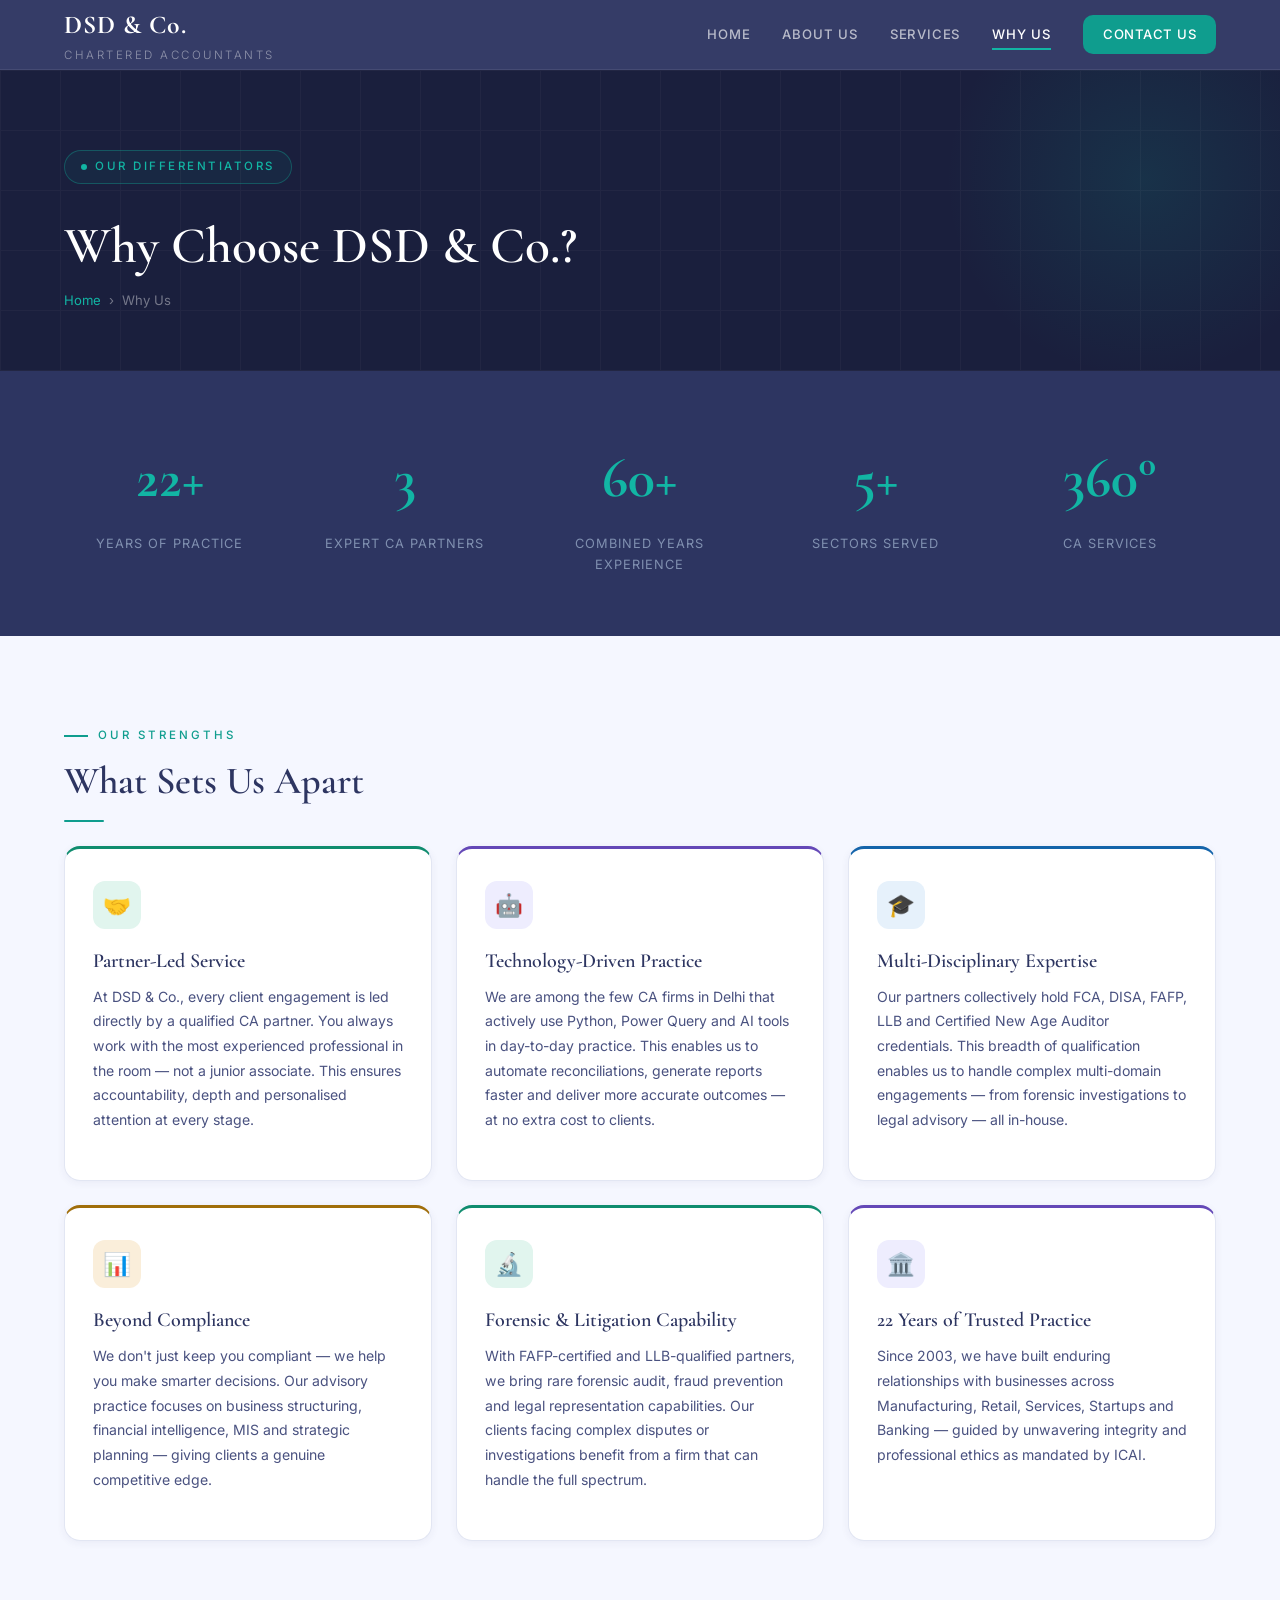
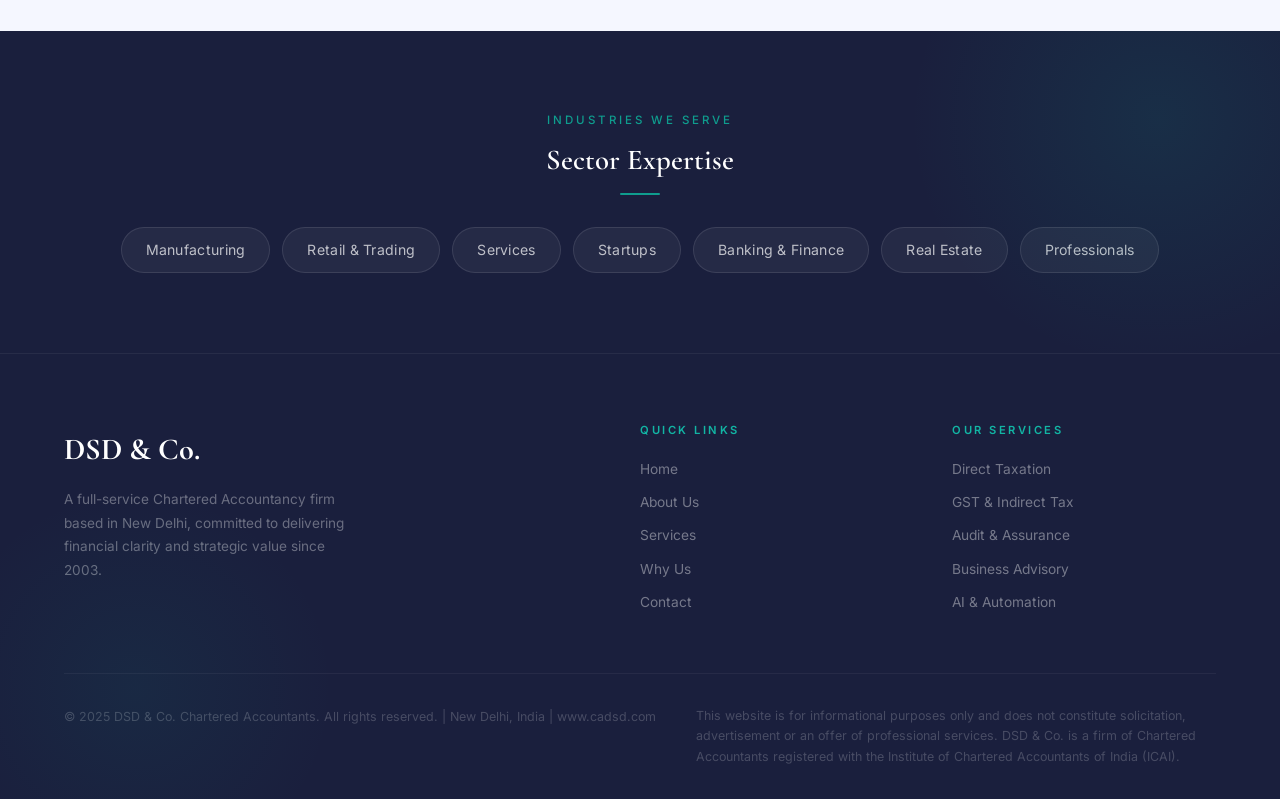
<file: why-us.html>
<!DOCTYPE html>
<html lang="en">
<head>
  <meta charset="UTF-8" />
  <meta name="viewport" content="width=device-width, initial-scale=1.0" />
  <title>Why Us | DSD & Co. Chartered Accountants</title>
  <meta name="description" content="Discover why businesses across Delhi trust DSD & Co. — partner-led service, technology-driven practice and 22+ years of expertise." />
  <link rel="stylesheet" href="css/style.css" />
</head>
<body>

<nav class="navbar">
  <div class="nav-brand">DSD & Co.<span>Chartered Accountants</span></div>
  <div class="nav-links">
    <a href="index.html">Home</a>
    <a href="about.html">About Us</a>
    <a href="services.html">Services</a>
    <a href="why-us.html" class="active">Why Us</a>
    <a href="contact.html" class="nav-cta">Contact Us</a>
  </div>
  <div class="nav-toggle"><span></span><span></span><span></span></div>
</nav>

<div class="page-banner">
  <div class="hero-grid"></div>
  <div class="page-banner-inner">
    <span class="hero-tag">Our Differentiators</span>
    <h1>Why Choose DSD & Co.?</h1>
    <p class="breadcrumb"><a href="index.html">Home</a><span>›</span>Why Us</p>
  </div>
</div>

<!-- STATS -->
<section style="background:var(--navy); padding:60px 5%;">
  <div style="display:grid;grid-template-columns:repeat(auto-fit,minmax(180px,1fr));gap:1.5rem;text-align:center;">
    <div>
      <div style="font-family:'Cormorant Garamond',serif;font-size:3.5rem;font-weight:700;color:var(--teal-l);">22+</div>
      <div style="font-size:0.8rem;color:#8090b0;text-transform:uppercase;letter-spacing:1px;margin-top:6px;">Years of Practice</div>
    </div>
    <div>
      <div style="font-family:'Cormorant Garamond',serif;font-size:3.5rem;font-weight:700;color:var(--teal-l);">3</div>
      <div style="font-size:0.8rem;color:#8090b0;text-transform:uppercase;letter-spacing:1px;margin-top:6px;">Expert CA Partners</div>
    </div>
    <div>
      <div style="font-family:'Cormorant Garamond',serif;font-size:3.5rem;font-weight:700;color:var(--teal-l);">60+</div>
      <div style="font-size:0.8rem;color:#8090b0;text-transform:uppercase;letter-spacing:1px;margin-top:6px;">Combined Years Experience</div>
    </div>
    <div>
      <div style="font-family:'Cormorant Garamond',serif;font-size:3.5rem;font-weight:700;color:var(--teal-l);">5+</div>
      <div style="font-size:0.8rem;color:#8090b0;text-transform:uppercase;letter-spacing:1px;margin-top:6px;">Sectors Served</div>
    </div>
    <div>
      <div style="font-family:'Cormorant Garamond',serif;font-size:3.5rem;font-weight:700;color:var(--teal-l);">360°</div>
      <div style="font-size:0.8rem;color:#8090b0;text-transform:uppercase;letter-spacing:1px;margin-top:6px;">CA Services</div>
    </div>
  </div>
</section>

<!-- REASONS -->
<section style="background:var(--bg);">
  <span class="section-tag">Our Strengths</span>
  <h2 class="section-title">What Sets Us Apart</h2>
  <div class="teal-bar"></div>
  <div style="display:grid;grid-template-columns:repeat(auto-fit,minmax(320px,1fr));gap:1.5rem;">
    <div class="service-card" style="border-top-color:#0f8c6e;">
      <div class="service-icon" style="background:#e1f5ee;">🤝</div>
      <h3>Partner-Led Service</h3>
      <p>At DSD & Co., every client engagement is led directly by a qualified CA partner. You always work with the most experienced professional in the room — not a junior associate. This ensures accountability, depth and personalised attention at every stage.</p>
    </div>
    <div class="service-card" style="border-top-color:#6448b7;">
      <div class="service-icon" style="background:#eeedfe;">🤖</div>
      <h3>Technology-Driven Practice</h3>
      <p>We are among the few CA firms in Delhi that actively use Python, Power Query and AI tools in day-to-day practice. This enables us to automate reconciliations, generate reports faster and deliver more accurate outcomes — at no extra cost to clients.</p>
    </div>
    <div class="service-card" style="border-top-color:#1464aa;">
      <div class="service-icon" style="background:#e6f1fb;">🎓</div>
      <h3>Multi-Disciplinary Expertise</h3>
      <p>Our partners collectively hold FCA, DISA, FAFP, LLB and Certified New Age Auditor credentials. This breadth of qualification enables us to handle complex multi-domain engagements — from forensic investigations to legal advisory — all in-house.</p>
    </div>
    <div class="service-card" style="border-top-color:#a06e0a;">
      <div class="service-icon" style="background:#faeeda;">📊</div>
      <h3>Beyond Compliance</h3>
      <p>We don't just keep you compliant — we help you make smarter decisions. Our advisory practice focuses on business structuring, financial intelligence, MIS and strategic planning — giving clients a genuine competitive edge.</p>
    </div>
    <div class="service-card" style="border-top-color:#0f8c6e;">
      <div class="service-icon" style="background:#e1f5ee;">🔬</div>
      <h3>Forensic & Litigation Capability</h3>
      <p>With FAFP-certified and LLB-qualified partners, we bring rare forensic audit, fraud prevention and legal representation capabilities. Our clients facing complex disputes or investigations benefit from a firm that can handle the full spectrum.</p>
    </div>
    <div class="service-card" style="border-top-color:#6448b7;">
      <div class="service-icon" style="background:#eeedfe;">🏛️</div>
      <h3>22 Years of Trusted Practice</h3>
      <p>Since 2003, we have built enduring relationships with businesses across Manufacturing, Retail, Services, Startups and Banking — guided by unwavering integrity and professional ethics as mandated by ICAI.</p>
    </div>
  </div>
</section>

<!-- SECTORS -->
<div class="sectors-strip">
  <div style="text-align:center;">
    <span class="section-tag" style="display:block;">Industries We Serve</span>
    <h2 class="section-title" style="color:var(--white);font-size:1.8rem;">Sector Expertise</h2>
    <div class="teal-bar" style="margin:0.75rem auto 0;"></div>
  </div>
  <div class="sectors-inner">
    <span class="sector-pill">Manufacturing</span>
    <span class="sector-pill">Retail & Trading</span>
    <span class="sector-pill">Services</span>
    <span class="sector-pill">Startups</span>
    <span class="sector-pill">Banking & Finance</span>
    <span class="sector-pill">Real Estate</span>
    <span class="sector-pill">Professionals</span>
  </div>
</div>

<footer>
  <div class="footer-grid">
    <div>
      <div class="footer-brand">DSD & Co.</div>
      <p class="footer-tagline">A full-service Chartered Accountancy firm based in New Delhi, committed to delivering financial clarity and strategic value since 2003.</p>
    </div>
    <div class="footer-col">
      <h4>Quick Links</h4>
      <a href="index.html">Home</a><a href="about.html">About Us</a>
      <a href="services.html">Services</a><a href="why-us.html">Why Us</a><a href="contact.html">Contact</a>
    </div>
    <div class="footer-col">
      <h4>Our Services</h4>
      <a href="services.html">Direct Taxation</a><a href="services.html">GST & Indirect Tax</a>
      <a href="services.html">Audit & Assurance</a><a href="services.html">Business Advisory</a><a href="services.html">AI & Automation</a>
    </div>
  </div>
  <div class="footer-bottom">
    <p>© 2025 DSD & Co. Chartered Accountants. All rights reserved. | New Delhi, India | www.cadsd.com</p>
    <p class="icai-note">This website is for informational purposes only and does not constitute solicitation, advertisement or an offer of professional services. DSD & Co. is a firm of Chartered Accountants registered with the Institute of Chartered Accountants of India (ICAI).</p>
  </div>
</footer>
<script src="js/main.js"></script>
</body>
</html>
</file>
<file: css/style.css>
/* ── DSD & Co. | Cloud & Indigo Theme | Premium Edition ─────── */

@import url('https://fonts.googleapis.com/css2?family=Cormorant+Garamond:ital,wght@0,300;0,400;0,600;0,700;1,300;1,400&family=Inter:wght@300;400;500;600&display=swap');

:root {
  --navy:      #2d3561;
  --navy2:     #232952;
  --navy3:     #1a1f3d;
  --teal:      #0f9d8e;
  --teal-l:    #12b5a4;
  --teal-pale: #e8f7f5;
  --bg:        #f5f7ff;
  --bg2:       #eef1fb;
  --white:     #ffffff;
  --card:      #ffffff;
  --border:    #e2e6f3;
  --border2:   #cdd3ed;
  --shadow-sm: 0 2px 8px rgba(45,53,97,0.06);
  --shadow-md: 0 8px 24px rgba(45,53,97,0.10);
  --shadow-lg: 0 20px 48px rgba(45,53,97,0.14);
  --txt-dark:  #1a1f3d;
  --txt-mid:   #4a5280;
  --txt-mute:  #8890b8;
  --radius:    10px;
  --radius-lg: 16px;
  --radius-xl: 24px;
  --transition: 0.3s cubic-bezier(0.4, 0, 0.2, 1);
  --transition-slow: 0.6s cubic-bezier(0.4, 0, 0.2, 1);
}

*, *::before, *::after { box-sizing: border-box; margin: 0; padding: 0; }
html { scroll-behavior: smooth; font-size: 16px; }

body {
  font-family: 'Inter', sans-serif;
  background: var(--bg);
  color: var(--txt-dark);
  line-height: 1.7;
  -webkit-font-smoothing: antialiased;
  overflow-x: hidden;
}

h1,h2,h3,h4 {
  font-family: 'Cormorant Garamond', serif;
  font-weight: 600;
  line-height: 1.2;
  color: var(--navy);
}
a { text-decoration: none; color: inherit; }
img { max-width: 100%; display: block; }
ul { list-style: none; }

/* ── SCROLL PROGRESS BAR ────────────────────────────────────── */
.scroll-progress {
  position: fixed; top: 0; left: 0; z-index: 200;
  height: 3px; width: 0%;
  background: linear-gradient(90deg, var(--teal), #7dd8d2);
  transition: width 0.1s linear;
}

/* ── NAVBAR ─────────────────────────────────────────────────── */
.navbar {
  position: sticky; top: 0; z-index: 100;
  background: rgba(45, 53, 97, 0.96);
  backdrop-filter: blur(12px);
  -webkit-backdrop-filter: blur(12px);
  border-bottom: 1px solid rgba(255,255,255,0.08);
  padding: 0 5%;
  display: flex; align-items: center; justify-content: space-between;
  height: 70px;
  transition: background var(--transition), box-shadow var(--transition);
}
.navbar.scrolled {
  background: rgba(26, 31, 61, 0.98);
  box-shadow: 0 4px 24px rgba(45,53,97,0.2);
}
.nav-brand {
  font-family: 'Cormorant Garamond', serif;
  font-size: 1.6rem; font-weight: 700;
  color: #ffffff; letter-spacing: 1px;
}
.nav-brand span {
  font-size: 0.72rem; font-family: 'Inter', sans-serif;
  font-weight: 300; color: rgba(255,255,255,0.45);
  display: block; letter-spacing: 2.5px; text-transform: uppercase;
}
.nav-links { display: flex; gap: 2rem; align-items: center; }
.nav-links a {
  font-size: 0.82rem; font-weight: 500; color: rgba(255,255,255,0.65);
  letter-spacing: 0.8px; transition: color var(--transition);
  text-transform: uppercase; position: relative;
}
.nav-links a::after {
  content: ''; position: absolute; bottom: -4px; left: 0;
  width: 0; height: 1.5px; background: var(--teal-l);
  transition: width var(--transition);
}
.nav-links a:hover::after, .nav-links a.active::after { width: 100%; }
.nav-links a:hover, .nav-links a.active { color: #fff; }
.nav-links a.nav-cta {
  background: var(--teal); color: #fff;
  padding: 8px 20px; border-radius: var(--radius);
  font-weight: 500; letter-spacing: 0.5px;
  transition: all var(--transition);
}
.nav-links a.nav-cta::after { display: none; }
.nav-links a.nav-cta:hover {
  background: var(--teal-l);
  transform: translateY(-1px);
  box-shadow: 0 6px 20px rgba(15,157,142,0.35);
}
.nav-toggle { display: none; flex-direction: column; gap: 5px; cursor: pointer; }
.nav-toggle span { width: 24px; height: 1.5px; background: rgba(255,255,255,0.8); border-radius: 2px; transition: var(--transition); }

/* ── HERO ────────────────────────────────────────────────────── */
.hero {
  background: var(--navy3);
  padding: 110px 5% 90px;
  position: relative; overflow: hidden;
  min-height: 88vh; display: flex; align-items: center;
}

/* animated gradient orbs */
.hero::before {
  content: '';
  position: absolute; top: -20%; right: -10%;
  width: 600px; height: 600px;
  background: radial-gradient(circle, rgba(15,157,142,0.18) 0%, transparent 70%);
  border-radius: 50%;
  animation: orb1 12s ease-in-out infinite alternate;
}
.hero::after {
  content: '';
  position: absolute; bottom: -20%; left: -5%;
  width: 500px; height: 500px;
  background: radial-gradient(circle, rgba(45,53,97,0.6) 0%, rgba(15,157,142,0.08) 70%);
  border-radius: 50%;
  animation: orb2 16s ease-in-out infinite alternate;
}
@keyframes orb1 { from { transform: translate(0,0) scale(1); } to { transform: translate(-60px,40px) scale(1.15); } }
@keyframes orb2 { from { transform: translate(0,0) scale(1); } to { transform: translate(40px,-60px) scale(1.1); } }

/* grid lines */
.hero-grid {
  position: absolute; inset: 0; opacity: 0.03;
  background-image:
    repeating-linear-gradient(0deg, #fff 0, #fff 1px, transparent 1px, transparent 60px),
    repeating-linear-gradient(90deg, #fff 0, #fff 1px, transparent 1px, transparent 60px);
}

/* floating particles */
.particles { position: absolute; inset: 0; overflow: hidden; pointer-events: none; }
.particle {
  position: absolute; width: 3px; height: 3px;
  background: rgba(15,157,142,0.5); border-radius: 50%;
  animation: float linear infinite;
}
.particle:nth-child(1)  { left:10%; animation-duration:18s; animation-delay:0s;   top:80%; }
.particle:nth-child(2)  { left:25%; animation-duration:22s; animation-delay:-4s;  top:90%; }
.particle:nth-child(3)  { left:40%; animation-duration:16s; animation-delay:-2s;  top:85%; }
.particle:nth-child(4)  { left:60%; animation-duration:20s; animation-delay:-6s;  top:88%; }
.particle:nth-child(5)  { left:75%; animation-duration:14s; animation-delay:-1s;  top:92%; }
.particle:nth-child(6)  { left:88%; animation-duration:24s; animation-delay:-8s;  top:78%; }
@keyframes float { to { transform: translateY(-100vh) rotate(360deg); opacity: 0; } }

.hero-inner { position: relative; z-index: 2; max-width: 780px; }
.hero-tag {
  display: inline-flex; align-items: center; gap: 8px;
  font-size: 0.72rem; font-weight: 500;
  letter-spacing: 2.5px; text-transform: uppercase;
  color: var(--teal-l); border: 1px solid rgba(15,157,142,0.4);
  padding: 6px 16px; border-radius: 30px; margin-bottom: 2rem;
  background: rgba(15,157,142,0.08);
  animation: fadeSlideDown 0.8s ease both;
}
.hero-tag::before {
  content: ''; width: 6px; height: 6px; border-radius: 50%;
  background: var(--teal-l);
  animation: pulse 2s ease-in-out infinite;
}
@keyframes pulse { 0%,100% { opacity:1; transform:scale(1); } 50% { opacity:0.5; transform:scale(0.8); } }

.hero h1 {
  font-size: clamp(2.6rem, 5.5vw, 4.2rem);
  color: #fff; font-weight: 300; line-height: 1.1;
  margin-bottom: 1.5rem;
  animation: fadeSlideUp 0.9s 0.2s ease both;
}
.hero h1 strong {
  color: transparent;
  background: linear-gradient(135deg, #7dd8d2 0%, #0f9d8e 50%, #12b5a4 100%);
  -webkit-background-clip: text;
  background-clip: text;
  font-weight: 700; display: block;
}
.hero-sub {
  font-size: 1.05rem; color: rgba(255,255,255,0.6);
  max-width: 580px; margin-bottom: 2.5rem;
  font-weight: 300; line-height: 1.8;
  animation: fadeSlideUp 0.9s 0.35s ease both;
}
.hero-btns {
  display: flex; gap: 1rem; flex-wrap: wrap;
  animation: fadeSlideUp 0.9s 0.5s ease both;
}
.btn-primary {
  background: var(--teal); color: #fff;
  padding: 14px 32px; border-radius: var(--radius);
  font-weight: 500; font-size: 0.9rem; letter-spacing: 0.3px;
  transition: all var(--transition); display: inline-block;
  position: relative; overflow: hidden;
}
.btn-primary::before {
  content: ''; position: absolute; inset: 0;
  background: linear-gradient(135deg, rgba(255,255,255,0.15), transparent);
  opacity: 0; transition: opacity var(--transition);
}
.btn-primary:hover::before { opacity: 1; }
.btn-primary:hover {
  transform: translateY(-2px);
  box-shadow: 0 12px 32px rgba(15,157,142,0.4);
}
.btn-outline {
  border: 1.5px solid rgba(255,255,255,0.25); color: rgba(255,255,255,0.85);
  padding: 14px 32px; border-radius: var(--radius);
  font-weight: 400; font-size: 0.9rem;
  transition: all var(--transition); display: inline-block;
  backdrop-filter: blur(8px);
}
.btn-outline:hover {
  border-color: rgba(255,255,255,0.6);
  background: rgba(255,255,255,0.08);
  transform: translateY(-2px);
}

/* hero stats */
.hero-stats {
  display: flex; gap: 3rem; margin-top: 5rem;
  padding-top: 2.5rem; border-top: 1px solid rgba(255,255,255,0.06);
  animation: fadeSlideUp 0.9s 0.65s ease both;
}
.hero-stat { position: relative; }
.hero-stat-num {
  font-family: 'Cormorant Garamond', serif;
  font-size: 2.8rem; font-weight: 700;
  color: transparent;
  background: linear-gradient(135deg, #fff 0%, rgba(255,255,255,0.7) 100%);
  -webkit-background-clip: text; background-clip: text;
  line-height: 1;
}
.hero-stat-lbl {
  font-size: 0.72rem; color: rgba(255,255,255,0.4);
  text-transform: uppercase; letter-spacing: 1.5px; margin-top: 6px;
}

/* ── KEYFRAME ANIMATIONS ─────────────────────────────────────── */
@keyframes fadeSlideUp {
  from { opacity: 0; transform: translateY(30px); }
  to   { opacity: 1; transform: translateY(0); }
}
@keyframes fadeSlideDown {
  from { opacity: 0; transform: translateY(-20px); }
  to   { opacity: 1; transform: translateY(0); }
}
@keyframes fadeIn {
  from { opacity: 0; }
  to   { opacity: 1; }
}
@keyframes slideInLeft {
  from { opacity: 0; transform: translateX(-40px); }
  to   { opacity: 1; transform: translateX(0); }
}
@keyframes slideInRight {
  from { opacity: 0; transform: translateX(40px); }
  to   { opacity: 1; transform: translateX(0); }
}
@keyframes scaleIn {
  from { opacity: 0; transform: scale(0.92); }
  to   { opacity: 1; transform: scale(1); }
}

/* ── REVEAL ON SCROLL ────────────────────────────────────────── */
.reveal {
  opacity: 0;
  transform: translateY(32px);
  transition: opacity 0.7s ease, transform 0.7s ease;
}
.reveal.visible {
  opacity: 1;
  transform: translateY(0);
}
.reveal-left {
  opacity: 0;
  transform: translateX(-32px);
  transition: opacity 0.7s ease, transform 0.7s ease;
}
.reveal-left.visible { opacity: 1; transform: translateX(0); }
.reveal-right {
  opacity: 0;
  transform: translateX(32px);
  transition: opacity 0.7s ease, transform 0.7s ease;
}
.reveal-right.visible { opacity: 1; transform: translateX(0); }

/* cascade children */
.cascade > * {
  opacity: 0; transform: translateY(24px);
  transition: opacity 0.6s ease, transform 0.6s ease;
}
.cascade.visible > *:nth-child(1) { opacity:1; transform:none; transition-delay:0s; }
.cascade.visible > *:nth-child(2) { opacity:1; transform:none; transition-delay:0.12s; }
.cascade.visible > *:nth-child(3) { opacity:1; transform:none; transition-delay:0.24s; }
.cascade.visible > *:nth-child(4) { opacity:1; transform:none; transition-delay:0.36s; }
.cascade.visible > *:nth-child(5) { opacity:1; transform:none; transition-delay:0.48s; }
.cascade.visible > *:nth-child(6) { opacity:1; transform:none; transition-delay:0.60s; }

/* delay helpers */
.delay-1 { transition-delay: 0.1s !important; }
.delay-2 { transition-delay: 0.2s !important; }
.delay-3 { transition-delay: 0.3s !important; }
.delay-4 { transition-delay: 0.4s !important; }

/* ── SECTION BASE ────────────────────────────────────────────── */
section { padding: 90px 5%; }
.section-tag {
  font-size: 0.72rem; font-weight: 500; letter-spacing: 3px;
  text-transform: uppercase; color: var(--teal);
  margin-bottom: 0.75rem; display: flex; align-items: center; gap: 10px;
}
.section-tag::before {
  content: ''; width: 24px; height: 1.5px; background: var(--teal);
}
.section-title { font-size: clamp(1.8rem, 3vw, 2.8rem); color: var(--navy); margin-bottom: 1rem; }
.section-sub {
  font-size: 1rem; color: var(--txt-mid); max-width: 560px;
  margin-bottom: 3.5rem; line-height: 1.8; font-weight: 300;
}
.teal-bar { width: 40px; height: 2px; background: var(--teal); margin: 1rem 0 1.5rem; border-radius: 2px; }

/* ── CARDS ───────────────────────────────────────────────────── */
.service-card {
  background: var(--white);
  border: 1px solid var(--border);
  border-radius: var(--radius-lg);
  padding: 2rem 1.75rem;
  border-top: 3px solid var(--teal);
  box-shadow: var(--shadow-sm);
  transition: transform var(--transition), box-shadow var(--transition), border-color var(--transition);
  position: relative; overflow: hidden;
}
.service-card::before {
  content: '';
  position: absolute; top: 0; left: 0; right: 0;
  height: 100%;
  background: linear-gradient(180deg, rgba(15,157,142,0.03) 0%, transparent 40%);
  opacity: 0; transition: opacity var(--transition);
}
.service-card:hover::before { opacity: 1; }
.service-card:hover {
  transform: translateY(-6px);
  box-shadow: var(--shadow-lg);
  border-color: rgba(15,157,142,0.3);
}
.service-icon {
  width: 48px; height: 48px; border-radius: 12px;
  display: flex; align-items: center; justify-content: center;
  font-size: 1.4rem; margin-bottom: 1.25rem;
  transition: transform var(--transition);
}
.service-card:hover .service-icon { transform: scale(1.1) rotate(-3deg); }
.service-card h3 { font-size: 1.25rem; margin-bottom: 0.75rem; color: var(--navy); }
.service-card p { font-size: 0.88rem; color: var(--txt-mid); line-height: 1.75; margin-bottom: 1rem; }
.service-list li {
  font-size: 0.84rem; color: var(--txt-mid); padding: 5px 0 5px 18px; position: relative;
}
.service-list li::before {
  content: ''; position: absolute; left: 0; top: 13px;
  width: 6px; height: 6px; border-radius: 50%; background: var(--teal);
  transition: transform var(--transition);
}
.service-card:hover .service-list li::before { transform: scale(1.3); }

/* ── GRID ────────────────────────────────────────────────────── */
.services-grid { display: grid; grid-template-columns: repeat(auto-fit, minmax(280px,1fr)); gap: 1.5rem; }

/* ── SECTORS ─────────────────────────────────────────────────── */
.sectors-strip {
  background: var(--navy3);
  padding: 80px 5%; position: relative; overflow: hidden;
}
.sectors-strip::before {
  content: '';
  position: absolute; top: -50%; right: -10%;
  width: 500px; height: 500px;
  background: radial-gradient(circle, rgba(15,157,142,0.12) 0%, transparent 70%);
  border-radius: 50%;
}
.sectors-inner {
  display: flex; flex-wrap: wrap; gap: 12px;
  justify-content: center; margin-top: 2rem;
}
.sector-pill {
  background: rgba(255,255,255,0.05);
  border: 1px solid rgba(255,255,255,0.1);
  color: rgba(255,255,255,0.7); padding: 10px 24px;
  border-radius: 40px; font-size: 0.88rem; font-weight: 400;
  letter-spacing: 0.3px;
  transition: all var(--transition);
  cursor: default;
}
.sector-pill:hover {
  background: rgba(15,157,142,0.15);
  border-color: rgba(15,157,142,0.5);
  color: #7dd8d2;
  transform: translateY(-2px);
}

/* ── WHY US CARDS ────────────────────────────────────────────── */
.why-grid { display: grid; grid-template-columns: repeat(auto-fit, minmax(240px,1fr)); gap: 1.5rem; }
.why-card {
  background: var(--white); border: 1px solid var(--border);
  border-radius: var(--radius-lg); padding: 1.75rem;
  border-left: 4px solid var(--teal);
  box-shadow: var(--shadow-sm);
  transition: transform var(--transition), box-shadow var(--transition);
  position: relative;
}
.why-card:hover {
  transform: translateY(-4px) translateX(2px);
  box-shadow: var(--shadow-md);
}
.why-card h4 { font-size: 1.1rem; color: var(--navy); margin-bottom: 0.6rem; }
.why-card p { font-size: 0.88rem; color: var(--txt-mid); line-height: 1.75; }

/* ── PARTNERS ────────────────────────────────────────────────── */
.partners-grid { display: grid; grid-template-columns: repeat(auto-fit, minmax(300px,1fr)); gap: 2rem; }
.partner-card {
  background: var(--white); border: 1px solid var(--border);
  border-radius: var(--radius-xl); overflow: hidden;
  box-shadow: var(--shadow-sm);
  transition: transform var(--transition), box-shadow var(--transition);
}
.partner-card:hover { transform: translateY(-6px); box-shadow: var(--shadow-lg); }
.partner-header {
  background: linear-gradient(135deg, var(--navy) 0%, var(--navy2) 100%);
  padding: 2rem 2rem 1.75rem;
  display: flex; align-items: center; gap: 1.25rem;
  position: relative; overflow: hidden;
}
.partner-header::after {
  content: '';
  position: absolute; bottom: -30px; right: -30px;
  width: 120px; height: 120px;
  background: rgba(15,157,142,0.12);
  border-radius: 50%;
}
.partner-avatar {
  width: 62px; height: 62px; border-radius: 50%;
  background: var(--teal);
  display: flex; align-items: center; justify-content: center;
  font-family: 'Cormorant Garamond', serif;
  font-size: 1.4rem; font-weight: 700; color: #fff; flex-shrink: 0;
  box-shadow: 0 4px 16px rgba(15,157,142,0.4);
  transition: transform var(--transition);
}
.partner-card:hover .partner-avatar { transform: scale(1.05); }
.partner-name { font-family: 'Cormorant Garamond', serif; font-size: 1.35rem; color: #fff; font-weight: 600; }
.partner-title { font-size: 0.75rem; color: rgba(255,255,255,0.5); letter-spacing: 1px; text-transform: uppercase; margin-top: 4px; }
.partner-body { padding: 1.75rem 2rem; }
.partner-quals { display: flex; flex-wrap: wrap; gap: 6px; margin-bottom: 1.1rem; }
.qual-badge {
  font-size: 0.7rem; font-weight: 500; padding: 4px 10px;
  border-radius: 20px; background: var(--teal-pale); color: #085041;
  border: 1px solid rgba(15,157,142,0.2);
  transition: all var(--transition);
}
.qual-badge:hover { background: var(--teal); color: #fff; }
.partner-body p { font-size: 0.88rem; color: var(--txt-mid); line-height: 1.8; }

/* ── CONTACT ─────────────────────────────────────────────────── */
.contact-grid { display: grid; grid-template-columns: 1fr 1.4fr; gap: 3rem; }
.contact-item { display: flex; gap: 1rem; margin-bottom: 1.5rem; align-items: flex-start; }
.contact-icon {
  width: 42px; height: 42px; border-radius: 12px;
  background: var(--teal-pale); display: flex; align-items: center;
  justify-content: center; font-size: 1rem; flex-shrink: 0;
  border: 1px solid rgba(15,157,142,0.2);
  transition: all var(--transition);
}
.contact-item:hover .contact-icon {
  background: var(--teal); transform: scale(1.05);
}
.contact-item-text strong { display: block; font-size: 0.84rem; font-weight: 600; color: var(--navy); margin-bottom: 3px; }
.contact-item-text span { font-size: 0.88rem; color: var(--txt-mid); }
.contact-form {
  background: var(--white); border: 1px solid var(--border);
  border-radius: var(--radius-xl); padding: 2.5rem;
  box-shadow: var(--shadow-md);
}
.form-row { display: grid; grid-template-columns: 1fr 1fr; gap: 1rem; }
.form-group { margin-bottom: 1.25rem; }
.form-group label {
  display: block; font-size: 0.78rem; font-weight: 500;
  color: var(--txt-mute); margin-bottom: 6px;
  text-transform: uppercase; letter-spacing: 0.8px;
}
.form-group input, .form-group select, .form-group textarea {
  width: 100%; padding: 12px 16px;
  border: 1.5px solid var(--border); border-radius: var(--radius);
  font-family: 'Inter', sans-serif; font-size: 0.9rem;
  color: var(--txt-dark); background: var(--bg);
  transition: all var(--transition); outline: none;
}
.form-group input:focus, .form-group select:focus, .form-group textarea:focus {
  border-color: var(--teal);
  background: #fff;
  box-shadow: 0 0 0 4px rgba(15,157,142,0.1);
}
.form-group textarea { resize: vertical; min-height: 120px; }
.form-note { font-size: 0.78rem; color: var(--txt-mute); margin-top: 0.5rem; line-height: 1.6; }
.btn-submit {
  width: 100%; background: var(--navy); color: #fff;
  border: none; padding: 15px;
  border-radius: var(--radius); font-family: 'Inter', sans-serif;
  font-size: 0.95rem; font-weight: 500; cursor: pointer;
  letter-spacing: 0.5px;
  transition: all var(--transition); position: relative; overflow: hidden;
}
.btn-submit::before {
  content: '';
  position: absolute; inset: 0;
  background: linear-gradient(135deg, var(--teal), var(--navy));
  opacity: 0; transition: opacity var(--transition);
}
.btn-submit:hover::before { opacity: 1; }
.btn-submit:hover { transform: translateY(-2px); box-shadow: 0 8px 24px rgba(45,53,97,0.3); }
.btn-submit span { position: relative; z-index: 1; }

/* ── STATS COUNTER ───────────────────────────────────────────── */
.stat-num {
  font-family: 'Cormorant Garamond', serif;
  font-size: 3.2rem; font-weight: 700; color: var(--navy);
  line-height: 1;
}

/* ── PAGE BANNER ─────────────────────────────────────────────── */
.page-banner {
  background: var(--navy3);
  padding: 80px 5% 60px;
  position: relative; overflow: hidden;
}
.page-banner::before {
  content: '';
  position: absolute; top: -30%; right: -5%;
  width: 400px; height: 400px;
  background: radial-gradient(circle, rgba(15,157,142,0.15) 0%, transparent 70%);
  border-radius: 50%;
}
.page-banner-inner { position: relative; z-index: 2; }
.page-banner h1 { font-size: clamp(2rem, 4vw, 3.2rem); color: #fff; }
.breadcrumb { font-size: 0.82rem; color: rgba(255,255,255,0.4); margin-top: 0.75rem; }
.breadcrumb a { color: var(--teal-l); }
.breadcrumb span { margin: 0 8px; }

/* ── FOOTER ──────────────────────────────────────────────────── */
footer {
  background: var(--navy3);
  border-top: 1px solid rgba(255,255,255,0.06);
  padding: 70px 5% 32px;
  position: relative; overflow: hidden;
}
footer::before {
  content: '';
  position: absolute; bottom: -20%; left: -5%;
  width: 400px; height: 400px;
  background: radial-gradient(circle, rgba(15,157,142,0.08) 0%, transparent 70%);
  border-radius: 50%; pointer-events: none;
}
.footer-grid { display: grid; grid-template-columns: 2fr 1fr 1fr; gap: 3rem; margin-bottom: 3rem; }
.footer-brand { font-family: 'Cormorant Garamond', serif; font-size: 1.9rem; color: #fff; font-weight: 700; margin-bottom: 0.75rem; }
.footer-tagline { font-size: 0.85rem; color: rgba(255,255,255,0.35); line-height: 1.75; max-width: 280px; }
.footer-col h4 {
  font-family: 'Inter', sans-serif; font-size: 0.7rem; font-weight: 600;
  color: var(--teal-l); text-transform: uppercase; letter-spacing: 2.5px;
  margin-bottom: 1.25rem;
}
.footer-col a {
  display: block; font-size: 0.86rem; color: rgba(255,255,255,0.4);
  margin-bottom: 10px; transition: color var(--transition);
  position: relative; padding-left: 0;
}
.footer-col a:hover { color: rgba(255,255,255,0.85); padding-left: 6px; }
.footer-bottom {
  border-top: 1px solid rgba(255,255,255,0.05);
  padding-top: 2rem;
  display: flex; justify-content: space-between;
  align-items: flex-start; flex-wrap: wrap; gap: 1rem;
}
.footer-bottom p { font-size: 0.78rem; color: rgba(255,255,255,0.2); }
.icai-note { font-size: 0.72rem; color: rgba(255,255,255,0.18); max-width: 520px; line-height: 1.65; }

/* ── BACK TO TOP ─────────────────────────────────────────────── */
.back-top {
  position: fixed; bottom: 2rem; right: 2rem; z-index: 99;
  width: 44px; height: 44px; border-radius: 50%;
  background: var(--teal); color: #fff; border: none;
  cursor: pointer; font-size: 1.1rem;
  display: flex; align-items: center; justify-content: center;
  box-shadow: 0 4px 20px rgba(15,157,142,0.4);
  opacity: 0; pointer-events: none;
  transition: all var(--transition);
  transform: translateY(10px);
}
.back-top.visible { opacity: 1; pointer-events: auto; transform: translateY(0); }
.back-top:hover { background: var(--teal-l); transform: translateY(-3px); }

/* ── INTRO BAND ──────────────────────────────────────────────── */
.intro-band {
  background: linear-gradient(135deg, #e8f7f5 0%, #f0f4ff 100%);
  border-top: 1px solid rgba(15,157,142,0.15);
  border-bottom: 1px solid rgba(15,157,142,0.15);
}

/* ── RESPONSIVE ──────────────────────────────────────────────── */
@media (max-width: 768px) {
  .nav-links { display: none; flex-direction: column; position: absolute; top: 70px; left: 0; right: 0; background: var(--navy3); padding: 1.5rem 5%; gap: 1.25rem; border-top: 1px solid rgba(255,255,255,0.06); }
  .nav-links.open { display: flex; }
  .nav-toggle { display: flex; }
  .hero-stats { flex-wrap: wrap; gap: 2rem; }
  .contact-grid { grid-template-columns: 1fr; }
  .footer-grid { grid-template-columns: 1fr; gap: 2rem; }
  .form-row { grid-template-columns: 1fr; }
  .footer-bottom { flex-direction: column; }
  .hero { min-height: auto; padding: 90px 5% 70px; }
}
</file>
